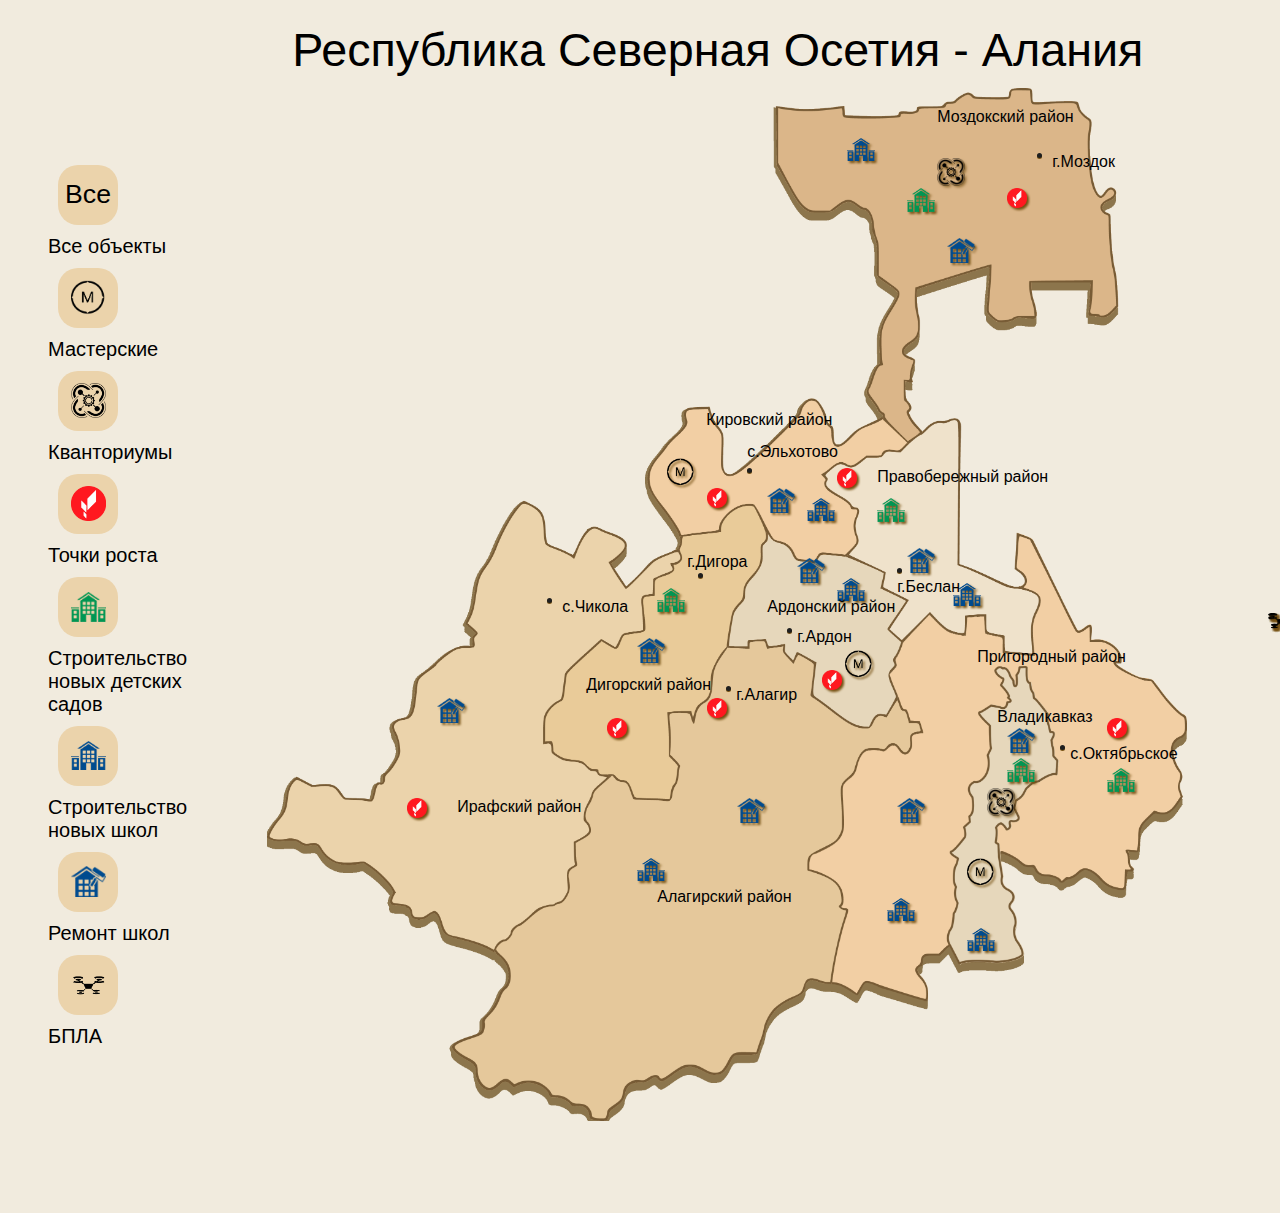
<file: index.html>
<!DOCTYPE html>
<html lang="en">
<head>
    <meta charset="UTF-8">
    <meta http-equiv="X-UA-Compatible" content="IE=edge">
    <meta name="viewport" content="width=device-width, initial-scale=1.0">
    <link rel="stylesheet" href="./css/style2.css">
    <title>Map</title>
    <link rel="stylesheet" type="text/css" href="pages/tooltipster-master/dist/css/tooltipster.bundle.min.css" />
    <script src="https://code.jquery.com/jquery-1.10.0.js" integrity="sha256-iqD4S1Mx78w8tyx9UEwrxuvYYdoAPXLDPfmc5lDUUx0=" crossorigin="anonymous"></script>
    <script type="text/javascript" src="pages/tooltipster-master/dist/js/tooltipster.bundle.min.js"></script>
</head>
<body>
        <div class="filters">
            <ul>
                <li><button class="filter-button _filter-button" data-filter="All" onclick="hideSubFilter()">Все</button>Все объекты</li>
                <li><button class="filter-button _filter-button" data-filter="W"><img src="./src/master1.png" alt=""></button>Мастерские</li>
                <li><button class="filter-button _filter-button" data-filter="Q"><img src="./src/Q0.png" alt=""></button>Кванториумы</li>
                <li><button class="filter-button _filter-button" data-filter="GS"><img src="./src/rost1.png" alt=""></button>Точки роста</li>
                <li><button class="filter-button _filter-button" data-filter="DS"><img src="./src/ds0.png" alt=""></button><span class="filter-button__title">Строительство новых детских садов</span></li>
                <li><button class="filter-button _filter-button" data-filter="S"><img src="./src/sch0.png" alt=""></button><span class="filter-button__title">Строительство новых школ</span></li>
                <li><button class="filter-button _filter-button" data-filter="SR"><img src="./src/schrem0.png" alt=""></button>Ремонт школ</li>
                <li><button class="filter-button _filter-button" data-filter="C"><img src="./src/copt.png" alt=""></button>БПЛА</li>
            </ul>
        </div>

        <div class="main-wrapper">

            <div class="allmark"><span>Республика Северная Осетия - Алания</span></div>

            <div class="main-map">
                <img src="./src/map0.png"></img>
            </div>

            <div class="markers">
                <div class="workshops">
                    <span class="W marker" title="Мастерские"><img src="./src/master1.png" alt=""></span>
                    <span class="W marker" title="Мастерские"><img src="./src/master1.png" alt=""></span>
                    <span class="W marker" title="Мастерские"><img src="./src/master1.png" alt=""></span>
                </div>

                <div class="quants">
                    <span class="Q marker" title="Кванториумы"><img src="./src/Q0.png" alt=""></span>
                    <span class="Q marker" title="Кванториумы"><img src="./src/Q0.png" alt=""></span>
                </div>

                <div class="schools">
                    <span class="S marker" title="Строительство новых школ"><img src="./src/sch0.png" alt=""></span>
                    <span class="S marker" title="Строительство новых школ"><img src="./src/sch0.png" alt=""></span>
                    <span class="S marker" title="Строительство новых школ"><img src="./src/sch0.png" alt=""></span>
                    <span class="S marker" title="Строительство новых школ"><img src="./src/sch0.png" alt=""></span>
                    <span class="S marker" title="Строительство новых школ"><img src="./src/sch0.png" alt=""></span>
                    <span class="S marker" title="Строительство новых школ"><img src="./src/sch0.png" alt=""></span>
                    <span class="S marker" title="Строительство новых школ"><img src="./src/sch0.png" alt=""></span>
                </div>

                <div class="growschool">
                    <span class="GS marker" title="Точки роста"><img src="./src/rost1.png" alt=""></span>
                    <span class="GS marker" title="Точки роста"><img src="./src/rost1.png" alt=""></span>
                    <span class="GS marker" title="Точки роста"><img src="./src/rost1.png" alt=""></span>
                    <span class="GS marker" title="Точки роста"><img src="./src/rost1.png" alt=""></span>
                    <span class="GS marker" title="Точки роста"><img src="./src/rost1.png" alt=""></span>
                    <span class="GS marker" title="Точки роста"><img src="./src/rost1.png" alt=""></span>
                    <span class="GS marker" title="Точки роста"><img src="./src/rost1.png" alt=""></span>
                    <span class="GS marker" title="Точки роста"><img src="./src/rost1.png" alt=""></span>
                </div>

                <div class="repair">
                    <span class="SR marker" title="Ремонт школ"><img src="./src/schrem0.png" alt=""></span>
                    <span class="SR marker" title="Ремонт школ"><img src="./src/schrem0.png" alt=""></span>
                    <span class="SR marker" title="Ремонт школ"><img src="./src/schrem0.png" alt=""></span>
                    <span class="SR marker" title="Ремонт школ"><img src="./src/schrem0.png" alt=""></span>
                    <span class="SR marker" title="Ремонт школ"><img src="./src/schrem0.png" alt=""></span>
                    <span class="SR marker" title="Ремонт школ"><img src="./src/schrem0.png" alt=""></span>
                    <span class="SR marker" title="Ремонт школ"><img src="./src/schrem0.png" alt=""></span>
                    <span class="SR marker" title="Ремонт школ"><img src="./src/schrem0.png" alt=""></span>
                    <span class="SR marker" title="Ремонт школ"><img src="./src/schrem0.png" alt=""></span>
                </div>
                

                <div class="detsads">
                    <span class="DS marker" title="Строительство детских садов"><img src="./src/ds0.png" alt=""></span>
                    <span class="DS marker" title="Строительство детских садов"><img src="./src/ds0.png" alt=""></span> 
                    <span class="DS marker" title="Строительство детских садов"><img src="./src/ds0.png" alt=""></span>
                    <span class="DS marker" title="Строительство детских садов"><img src="./src/ds0.png" alt=""></span>
                    <span class="DS marker" title="Строительство детских садов"><img src="./src/ds0.png" alt=""></span>
                </div>

                <div class="admin_center">
            
                    <span class="district"><a href="./pages/mozdokskiy.html"> Моздокский район</a></span>
                    <span class="district"><a href="./pages/kirovskiy.html"> Кировский район</a></span>
                    <span class="district"><a href="./pages/pravoberezhniy.html"> Правобережный район</a></span>
                    <span class="district"><a href="./pages/irafskiy.html"> Ирафский район</a></span>
                    <span class="district"><a href="./pages/digorskiy.html"> Дигорский район</a></span>
                    <span class="district"><a href="./pages/ardonskiy.html"> Ардонский район</a></span>
                    <span class="district"><a href="./pages/alagirskiy.html"> Алагирский район</a></span>
                    <span class="district"><a href="./pages/prigorodniy.html"> Пригородный район</a></span>
                    <span class="district"><a href="./pages/vladikavkaz.html"> Владикавказ</a></span>
                </div>

                <div>
                    <span class="circle" title="Административный центр - г.Моздок"></span>
                    <span class="circle" title="Административный центр - с.Эльхотово"></span>
                    <span class="circle" title="Административный центр - г.Беслан"></span>
                    <span class="circle" title="Административный центр - с.Чикола"></span>
                    <span class="circle" title="Административный центр - г.Дигора"></span>
                    <span class="circle" title="Административный центр - г.Ардон"></span>
                    <span class="circle" title="Административный центр - г.Алагир"></span>
                    <span class="circle" title="Административный центр - с.Октябрьское"></span>
                    <span class="circle" title="Административный центр - г.Владикавказ"></span>
                </div>


                <div class="copters">
                    <span class="C marker" title="Обучение разработке, производству и эксплуатации БПЛА"><img src="./src/copt.png" alt=""></span>
                    <span class="C marker" title="Обучение разработке, производству и эксплуатации БПЛА"><img src="./src/copt.png" alt=""></span>
                    <span class="C marker" title="Обучение разработке, производству и эксплуатации БПЛА"><img src="./src/copt.png" alt=""></span>
                    <span class="C marker" title="Обучение разработке, производству и эксплуатации БПЛА"><img src="./src/copt.png" alt=""></span>
                    <span class="C marker" title="Обучение разработке, производству и эксплуатации БПЛА"><img src="./src/copt.png" alt=""></span>
                    <span class="C marker" title="Обучение разработке, производству и эксплуатации БПЛА"><img src="./src/copt.png" alt=""></span>
                    <span class="C marker" title="Обучение разработке, производству и эксплуатации БПЛА"><img src="./src/copt.png" alt=""></span>
                    <span class="C marker" title="Обучение разработке, производству и эксплуатации БПЛА"><img src="./src/copt.png" alt=""></span>   
                    <span class="C marker" title="Обучение разработке, производству и эксплуатации БПЛА"><img src="./src/copt.png" alt=""> </span>
                </div>

                <div class="admin_center">
                    <span class="ACmark">г.Моздок</span>
                    <span class="ACmark">с.Эльхотово</span>
                    <span class="ACmark">г.Беслан</span>
                    <span class="ACmark">с.Чикола</span>
                    <span class="ACmark">г.Дигора</span>
                    <span class="ACmark">г.Ардон</span>
                    <span class="ACmark">г.Алагир</span>
                    <span class="ACmark">с.Октябрьское</span>
                    <span class="ACmark">г.Владикавказ</span>
                </div>
                
            </div>
        </div>
        <span class="theme"><a href="./pages/night.html" class="ntheme">Night</a></span>
    <script src="./js/main.js"></script>
</body>
</html>
</file>
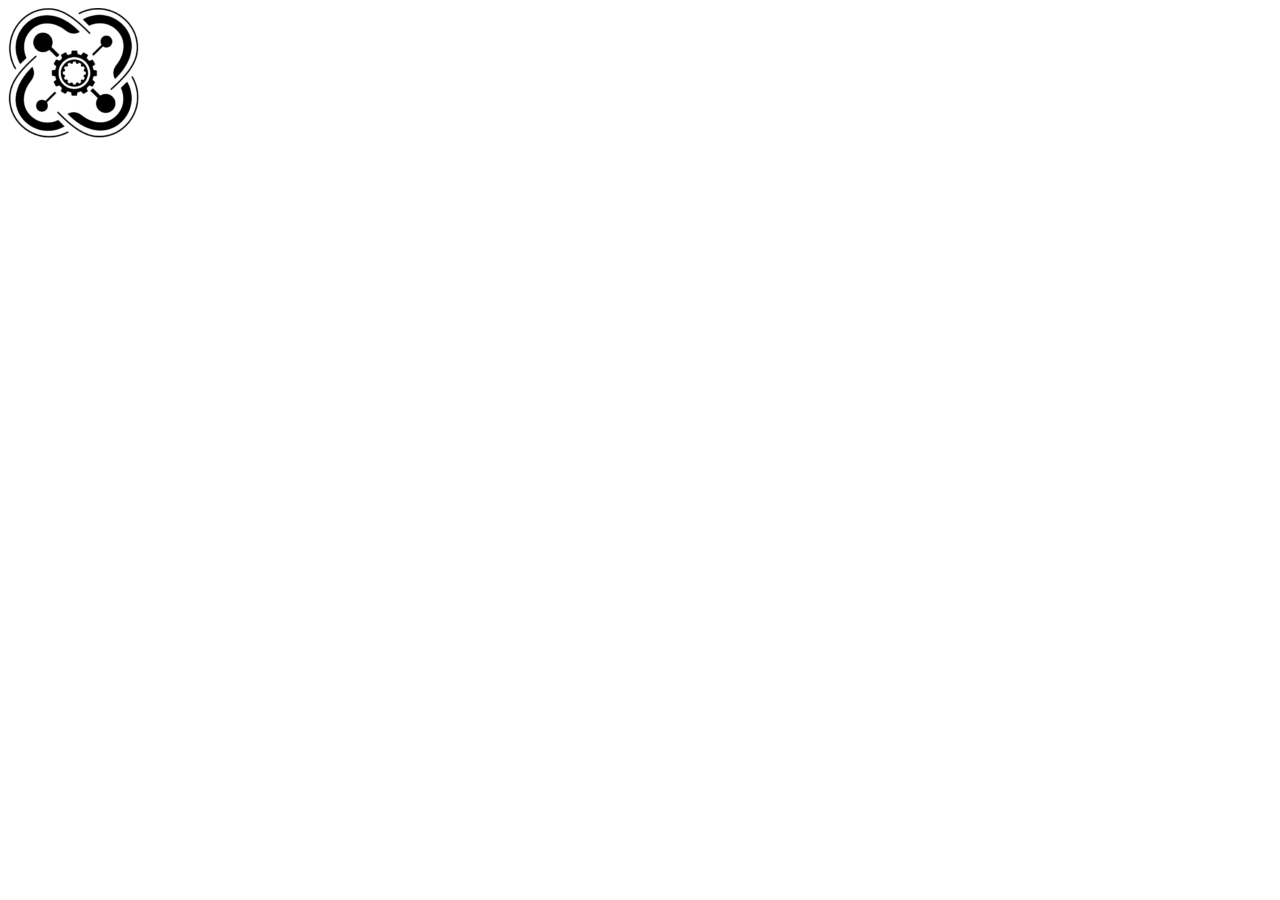
<file: index2.html>
<!DOCTYPE html>
<html>
  <head>
    <meta charset="utf-8">
    <title>Название документа</title>
    <style>
      #main {
        display: none;
        position: absolute;
        top:0;
        left: 0;
        width: 100%;
        height: 100%;
      }
      #okno {
        width: 300px;
        height: 50px;
        text-align: center;
        padding: 15px;
        border: 3px solid #0000cc;
        border-radius: 10px;
        color: #0000cc;
        position: absolute;
        top: 20px;
        right: 20px;
        margin: auto;
      }
      #main:target {display: block;}
    </style>
  </head>
 
  <body>
   
    <a href="#" id="main">
      <div id="okno">
        Кванториум 
      </div>
    </a>
     
    <a href="#main">
        <img src="src/Q0.png" alt=""></a>
 
  </body>
</html>
</file>
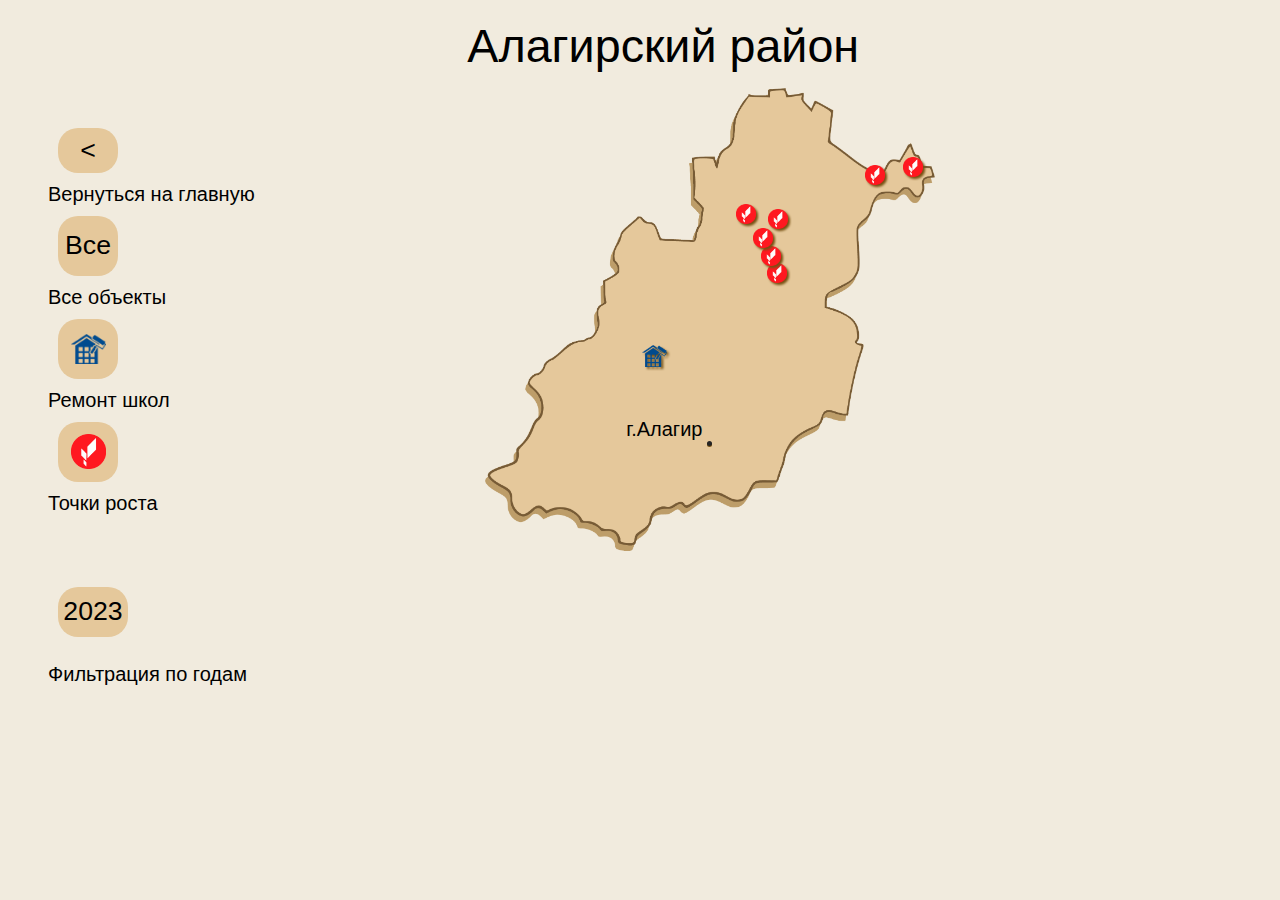
<file: pages/alagirskiy.html>
<!DOCTYPE html>
<html lang="en">
<head>
    <meta charset="UTF-8">
    <meta http-equiv="X-UA-Compatible" content="IE=edge">
    <meta name="viewport" content="width=device-width, initial-scale=1.0">
    <link rel="stylesheet" href="./css/alagirskiy.css">
    <title>Map</title>
</head>
<body>
        <div class="filters">
            <ul>
                
                <li>
                    <form>
                    <input type="button" value="<" onClick='location.href="../index.html"' class="back">
                    </form>
                    Вернуться на главную
                </li>


                <li><button class="filter-button _filter-button" data-filter="All" onclick="hideSubFilter()">Все</button>Все объекты</li>
                
        <li>
            <button
            class="filter-button _filter-button"
            data-filter="SR"
            onclick="showSubFilter(this)"
            >
            <img src="../src/schrem0.png" alt="">
        </button>
        <div class="filter-button__listik">
            <ul>
                <!-- <li><button class="_filter-button" data-filter="SR22">2022г.</button></li> -->
                <li><button class="_filter-button" data-filter="SR23">2023г.</button></li>
            </ul>
        </div>
        <span class="filter-button__title">Ремонт школ</span>
    </li>
                <li><button class="filter-button _filter-button" data-filter="GS"><img src="../src/rost1.png" alt=""></button>Точки роста</li>
            </ul>
            
            <div class="yt">
                <ul class="yf">
                    <!-- <li><button class="yearfilter _filter-button" data-filter="A22">2022</button></li> -->
                    <li><button class="yearfilter _filter-button" data-filter="A23">2023</button></li>
                </ul>
                <span>Фильтрация по годам</span>
            </div>
            
        </div>

        <div class="main-wrapper">
            
            
            <div class="main-map">
                <img src="./src/alagirskiy.png"></img>
            </div>

            <div class="markers">
                
                <div class="repair">
                   
                   <span class="SR marker SR23 A23" title="МБОУ СОШ пос.Мизур"><img src="../src/schrem0.png" alt=""></span> <!--1-->
                </div>

                <div class="growschool">
                    <span class="GS marker" title="МОУ СОШ с.Дзуарикау"><img src="../src/rost1.png" alt=""></span> <!--2-->
                    <span class="GS marker" title="МОУ СОШ с.Майрамадаг"><img src="../src/rost1.png" alt=""></span> <!--3-->
                    <span class="GS marker" title="Школа-интернат"><img src="../src/rost1.png" alt=""></span> <!--4-->
                    <span class="GS marker" title="МБОУ СОШ №5"><img src="../src/rost1.png" alt=""></span> <!--5-->
                    <span class="GS marker" title="МКОУ СОШ №3"><img src="../src/rost1.png" alt=""></span> <!--6-->
                    <span class="GS marker" title="МБОУ СОШ №2"><img src="../src/rost1.png" alt=""></span> <!--7-->
                    <span class="GS marker" title="МБОУ СОШ с.Црау"><img src="../src/rost1.png" alt=""></span> <!--8-->
                </div>
                
                <div><span class="ACmark">Алагирский район</span></div>

                <div><span class="circle"></span></div>
                <div class="acg"><span>г.Алагир</span></div>
                
            </div>
        </div>
        <span class="theme"><a href="./pages/night.html" class="ntheme">Night</a></span>
    <script src="../js/main.js"></script>
</body>
</html>
</file>
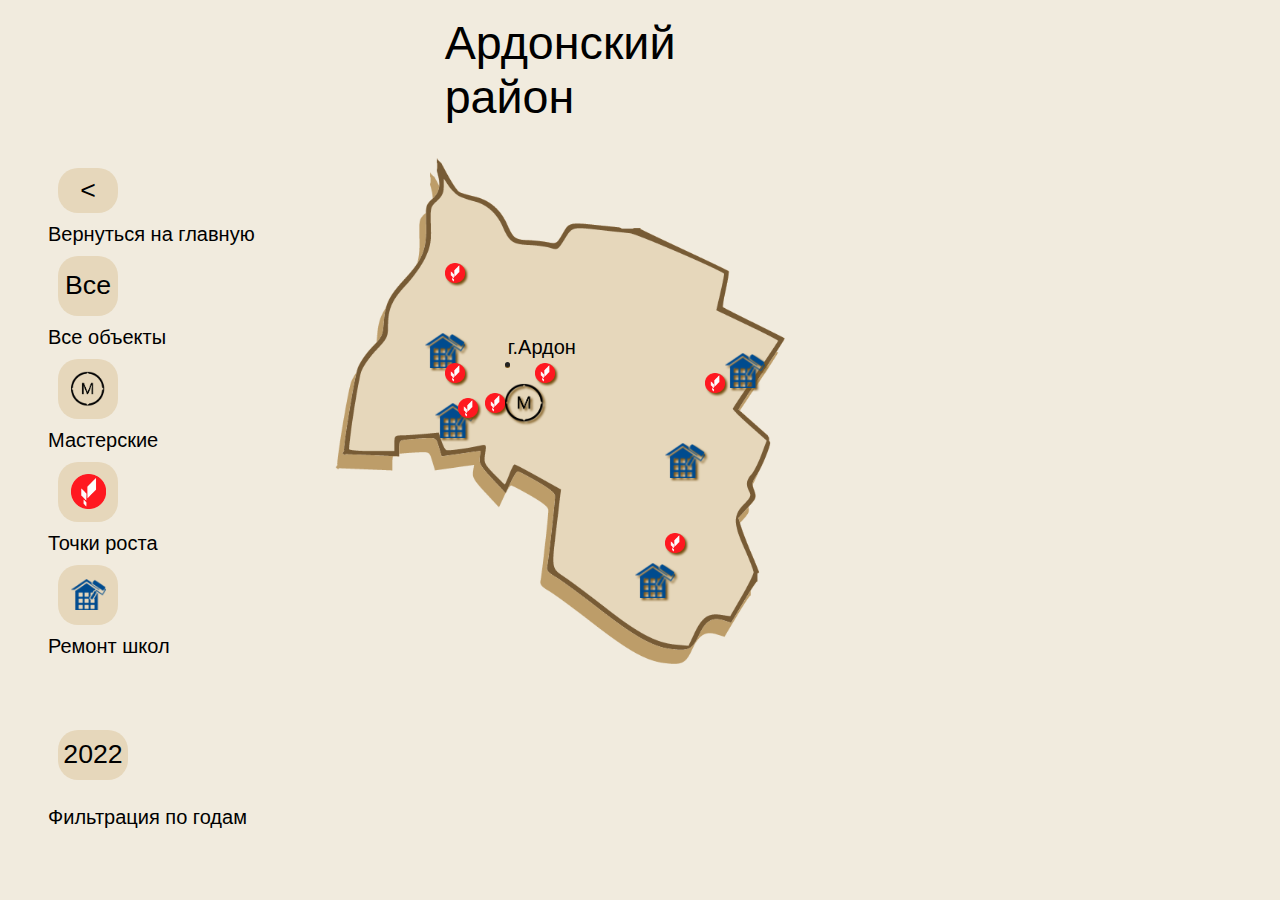
<file: pages/ardonskiy.html>
<!DOCTYPE html>
<html lang="en">
<head>
    <meta charset="UTF-8">
    <meta http-equiv="X-UA-Compatible" content="IE=edge">
    <meta name="viewport" content="width=device-width, initial-scale=1.0">
    <link rel="stylesheet" href="./css/ardonskiy.css">
    <title>Map</title>
</head>
<body>
        <div class="filters">
            <ul>

                
                <li>
                    <form>
                    <input type="button" value="<" onClick='location.href="../index.html"' class="back">
                    </form>
                    Вернуться на главную
                </li>


                <li><button class="filter-button _filter-button" data-filter="All" onclick="hideSubFilter()">Все</button>Все объекты</li>
                
                <li><button class="filter-button _filter-button" data-filter="W"><img src="../src/master1.png" alt=""></button>Мастерские</li>

                <li><button class="filter-button _filter-button" data-filter="GS"><img src="../src/rost1.png" alt=""></button>Точки роста</li>

                <li>
                    <button
                        class="filter-button _filter-button"
                        data-filter="SR"
                        onclick="showSubFilter(this)"
                    >
                        <img src="../src/schrem0.png" alt="">
                    </button>
                    <div class="filter-button__listik">
                        <ul>
                            <!-- <li><button class="_filter-button" data-filter="SR21">2021г.</button></li> -->
                            <li><button class="_filter-button" data-filter="SR22">2022г.</button></li>
                            <li><button class="_filter-button" data-filter="SR23">2023г.</button></li>
                        </ul>
                    </div>
                    <span class="filter-button__title">Ремонт школ</span>
                </li>

            </ul>

            
            <div class="yt">
                <ul class="yf">
                    <li><button class="yearfilter _filter-button" data-filter="A22">2022</button></li>
                    <!-- <li><button class="yearfilter _filter-button" data-filter="A23">2023</button></li> -->
                </ul>
                <span>Фильтрация по годам</span>
            </div>

        </div>

        <div class="main-wrapper">

           
            <div class="main-map">
                <img src="./src/ardonskiy.png"></img>
            </div>

            <div class="markers">
                
                <div class="schools">
                    <!-- <span class="S marker" title="МБОУ СОШ с.Ахсарисар"><img src="./../src/sch0.png" alt=""></span> -->
                </div>
                
                <div class="repair">
                    <span class="SR SR23 A23 marker" title="МБОУ СОШ с.Мичурино"><img src="../src/schrem0.png" alt=""></span>
                    <span class="SR SR22 A22 marker" title="МБОУ СОШ с.Кирово"><img src="../src/schrem0.png" alt=""></span>
                    <span class="SR SR23 A23 marker" title="МБОУ СОШ с.Коста"><img src="../src/schrem0.png" alt=""></span>
                    <span class="SR SR23 A23 marker" title="МБОУ СОШ №3 г.Ардон"><img src="../src/schrem0.png" alt=""></span>
                    <span class="SR SR23 A23 marker" title="МБОУ СОШ №2 г.Ардон"><img src="../src/schrem0.png" alt=""></span>
                </div>
                
                <div class="growschool">
                    <span class="GS marker" title="МБОУ СОШ с.Мичурино"><img src="../src/rost1.png" alt=""></span>
                    <span class="GS marker" title="МБОУ СОШ с.Коста"><img src="../src/rost1.png" alt=""></span>
                    <span class="GS marker" title="МБОУ СОШ №1 г.Ардон"><img src="../src/rost1.png" alt=""></span>
                    <span class="GS marker" title="МБОУ СОШ №4 г.Ардон"><img src="../src/rost1.png" alt=""></span>
                    <span class="GS marker" title="МБОУ СОШ №2 г.Ардон"><img src="../src/rost1.png" alt=""></span>
                    <span class="GS marker" title="МБОУ СОШ №3 г.Ардон"><img src="../src/rost1.png" alt=""></span>
                    <span class="GS marker" title="МБОУ СОШ с.Красногор"><img src="../src/rost1.png" alt=""></span>
                </div>
                
                <div class="workshops">
                    <span class="W marker" title="&#013 СКАТК&#013 •Поварское дело &#013 •Кондитерское дело &#013 •Графический дизайн &#013 •Технологии моды &#013 •Плотницкое дело &#013 •Кирпичная кладка &#013 •Электромонтаж &#013 •Ландшафтный дизайн"><img src="../src/master1.png" alt=""></span>
                </div>
                
                <div><span class="ACmark">Ардонский район</span></div>
            <div><span class="circle"></span></div>
            <div class="acg"><span>г.Ардон</span></div>
                </div>

                </div>
                
            </div>
        </div>
        <span class="theme"><a href="../pages/night.html" class="ntheme">Night</a></span>
    <script src="../js/main.js"></script>
</body>
</html>
</file>
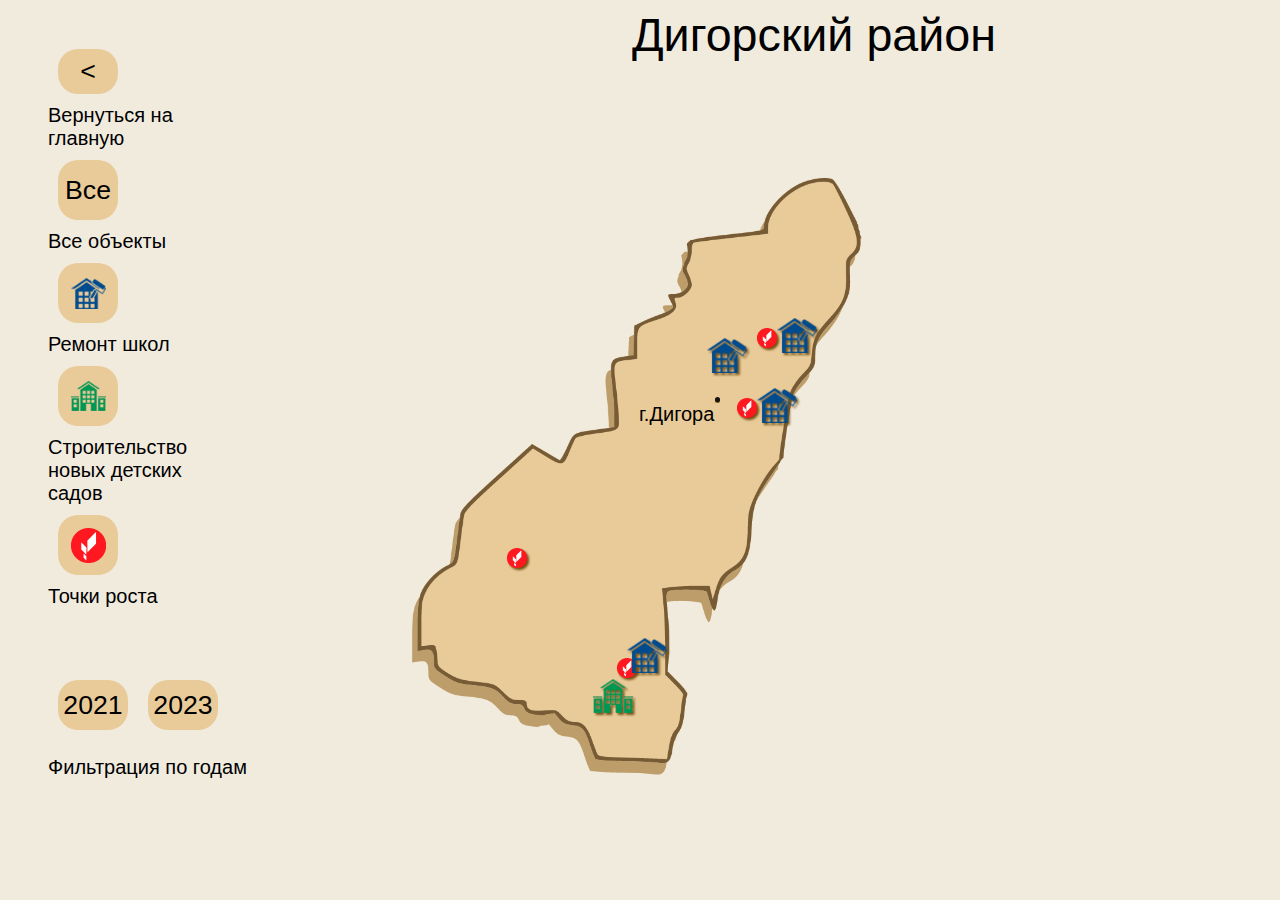
<file: pages/digorskiy.html>
<!DOCTYPE html>
<html lang="en">
<head>
    <meta charset="UTF-8">
    <meta http-equiv="X-UA-Compatible" content="IE=edge">
    <meta name="viewport" content="width=device-width, initial-scale=1.0">
    <link rel="stylesheet" href="./css/digorskiy.css">
    <title>Map</title>
</head>
<body>
        <div class="filters">
            <ul>
                <li>
                    <form>
                    <input type="button" value="<" onClick='location.href="../index.html"' class="back">
                    </form>
                    Вернуться на главную
                </li>

                <li><button class="filter-button _filter-button" data-filter="All" onclick="hideSubFilter()">Все</button>Все объекты</li>
                
                <li>
                    <button
                        class="filter-button _filter-button"
                        data-filter="SR"
                        onclick="showSubFilter(this)"
                    >
                        <img src="../src/schrem0.png" alt="">
                    </button>
                    <div class="filter-button__listik">
                        <ul>
                            <!-- <li><button class="_filter-button" data-filter="SR22">2022г.</button></li> -->
                            <li><button class="_filter-button" data-filter="SR23">2023г.</button></li>
                        </ul>
                    </div>
                    <span class="filter-button__title">Ремонт школ</span>
                </li>

                <li>
                    <button
                        class="filter-button _filter-button"
                        data-filter="DS"
                        onclick="showSubFilter(this)"
                    >
                        <img src="../src/ds0.png" alt="">
                    </button>
                    <div class="filter-button__listik">
                        <ul>
                            <li><button class="_filter-button" data-filter="DS21">2021г.</button></li>
                        </ul>
                    </div>
                    <span class="filter-button__title">Строительство новых детских садов</span>
                </li>

                <li><button class="filter-button _filter-button" data-filter="GS"><img src="../src/rost1.png" alt=""></button>Точки роста</li>
            </ul>

            
            <div class="yt">
                <ul class="yf">
                    <li><button class="yearfilter _filter-button" data-filter="A21">2021</button></li>
                    <!-- <li><button class="yearfilter _filter-button" data-filter="A22">2022</button></li> -->
                    <li><button class="yearfilter _filter-button" data-filter="A23">2023</button></li>
                </ul>
                <span>Фильтрация по годам</span>
            </div>


        </div>

        <div class="main-wrapper">

            
            <div class="main-map">
                <img src="./src/digorskiy.png"></img>
            </div>
            
            <div class="markers">
                <!--                 
                    <div class="workshops"></div>
                    <div class="quants"></div>
                    <div class="schools">
                        <span class="S marker" title="МБОУ СОШ с.Ахсарисар"><img src="./../src/sch0.png" alt=""></span> 
                    </div>
                -->
                <div class="detsads">
                    
                    <span class="DS marker DS21 A21" title="Строительство нового детского сада в на 120 мест в с.Карман-Синдзикау"><img src="../src/ds0.png" alt=""></span>
                </div> 
                
                <div class="growschool">
                    <span class="GS marker" title="МКОУ СОШ № 2 г.Дигора"><img src="../src/rost1.png" alt=""></span>
                    <span class="GS marker" title="МКОУ СОШ № 1 г.Дигора"><img src="../src/rost1.png" alt=""></span>
                    <span class="GS marker" title="МКОУ ООШ с.Карман-Синдзикау"><img src="../src/rost1.png" alt=""></span>
                    <span class="GS marker" title="МКОУ СОШ с.Дур-Дур"><img src="../src/rost1.png" alt=""></span>
                </div>
                
                <div class="repair">
                    <span class="SR marker SR23 A23" title="МКОУ ООШ №3 г.Дигора"><img src="../src/schrem0.png" alt=""></span> <!-- chiba  -->
                    <span class="SR marker SR23 A23" title="МКОУ ООШ с.Карман-Синдзикау"><img src="../src/schrem0.png" alt=""></span>
                    <span class="SR marker SR23 A23" title="МКОУ СОШ № 2 г.Дигора"><img src="../src/schrem0.png" alt=""></span>
                    <span class="SR marker SR23 A23" title="МКОУ СОШ № 1 г.Дигора"><img src="../src/schrem0.png" alt=""></span>
                </div>
                
                <div class="circle"></div>
                <div class="acg"><span>г.Дигора</span></div>
                
            </div>
            
            
            
        </div >
        <span class="ACmark">Дигорский район</span>


        <span class="theme"><a href="../pages/night.html" class="ntheme">Night</a></span>
    <script src="../js/main.js"></script>
</body>
</html>
</file>
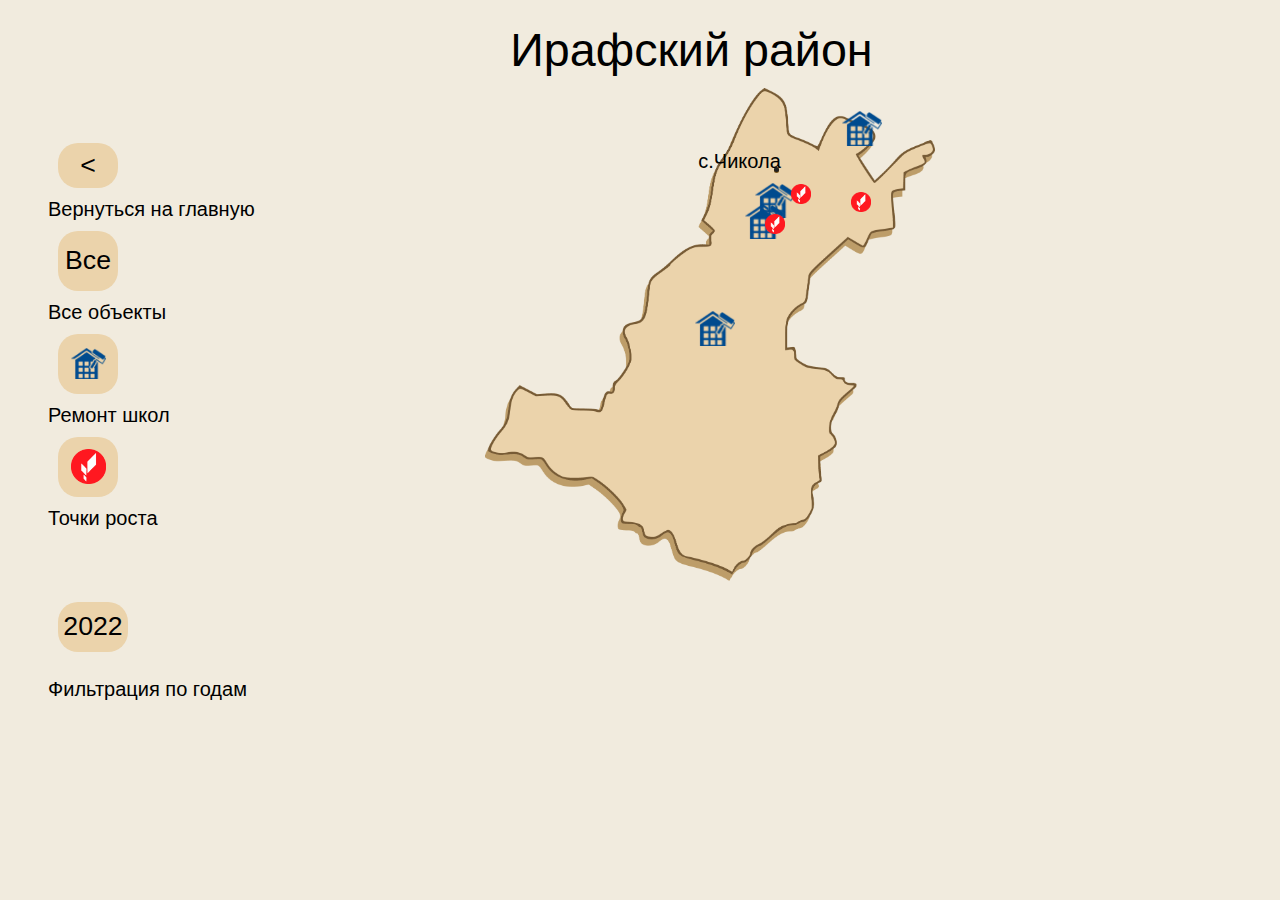
<file: pages/irafskiy.html>
<!DOCTYPE html>
<html lang="en">
<head>
    <meta charset="UTF-8">
    <meta http-equiv="X-UA-Compatible" content="IE=edge">
    <meta name="viewport" content="width=device-width, initial-scale=1.0">
    <link rel="stylesheet" href="./css/irafskiy.css">
    <title>Map</title>
</head>
<body>
        <div class="filters">
            <ul>
                    
                <li>
                    <form>
                    <input type="button" value="<" onClick='location.href="../index.html"' class="back">
                    </form>
                    Вернуться на главную
                </li>


                <li><button class="filter-button _filter-button" data-filter="All" onclick="hideSubFilter()">Все</button>Все объекты</li>

                <li>
                    <button
                        class="filter-button _filter-button"
                        data-filter="SR"
                        onclick="showSubFilter(this)"
                    >
                        <img src="../src/schrem0.png" alt="">
                    </button>
                    <div class="filter-button__listik">
                        <ul>
                            <!-- <li><button class="_filter-button" data-filter="SR21">2021г.</button></li> -->
                            <li><button class="_filter-button" data-filter="SR22">2022г.</button></li>
                            <!-- <li><button class="_filter-button" data-filter="SR23">2023г.</button></li> -->
                        </ul>
                    </div>
                    <span class="filter-button__title">Ремонт школ</span>
                </li>

                <li><button class="filter-button _filter-button" data-filter="GS"><img src="../src/rost1.png" alt=""></button>Точки роста</li>
            </ul>

            <div class="yt">
                <ul class="yf">
                    <li><button class="yearfilter _filter-button" data-filter="A22">2022</button></li>
                    <!-- <li><button class="yearfilter _filter-button" data-filter="A23">2023</button></li> -->
                </ul>
                <span>Фильтрация по годам</span>
            </div>

        </div>

        <div class="main-wrapper">

           
            <div class="main-map">
                <img src="./src/irafskiy.png"></img>
            </div>

            <div class="markers">
                
                <!--                 
                    <div class="workshops"> </div>
                    <div class="quants"> </div>
                    <div class="detsads"></div>
                    <div class="schools">
                        <span class="S marker" title="МБОУ СОШ с.Ахсарисар"><img src="./../src/sch0.png" alt=""></span>
                    </div>
                -->

                <div class="repair">
                    <span class="SR marker SR22 A22" title="МБОУ СОШ с.Ахсарисар"><img src="../src/schrem0.png" alt=""></span> <!-- chiba  -->
                    <span class="SR marker SR22 A22" title="МКОУ СОШ с.Средний Урух"><img src="../src/schrem0.png" alt=""></span> <!-- chiba  -->
                    <span class="SR marker SR22 A22" title="МКОУ СОШ с.Советское"><img src="../src/schrem0.png" alt=""></span> <!-- chiba  -->
                    <span class="SR marker SR22 A22" title="МКОУ СОШ №3 с.Чикола"><img src="../src/schrem0.png" alt=""></span>
                </div>

                <div class="growschool">
                    <span class="GS marker" title="МКОУ СОШ №2 с.Чикола"><img src="../src/rost1.png" alt=""></span>
                    <span class="GS marker" title="МКОУ СОШ №3 с.Чикола"><img src="../src/rost1.png" alt=""></span>
                    <span class="GS marker" title="МКОУ СОШ с.Сурх-Дигора"><img src="../src/rost1.png" alt=""></span>
                </div>

                <div><span class="ACmark">Ирафский район</span></div>
            
            </div>
            
            <div><span class="circle"></span></div>
            <div class="acg"><span>с.Чикола</span></div>
            
            </div>
        </div>
    </div>
        <!-- </div> -->
        <span class="theme"><a href="../pages/night.html" class="ntheme">Night</a></span>
    <script src="../js/main.js"></script>
</body>
</html>
</file>
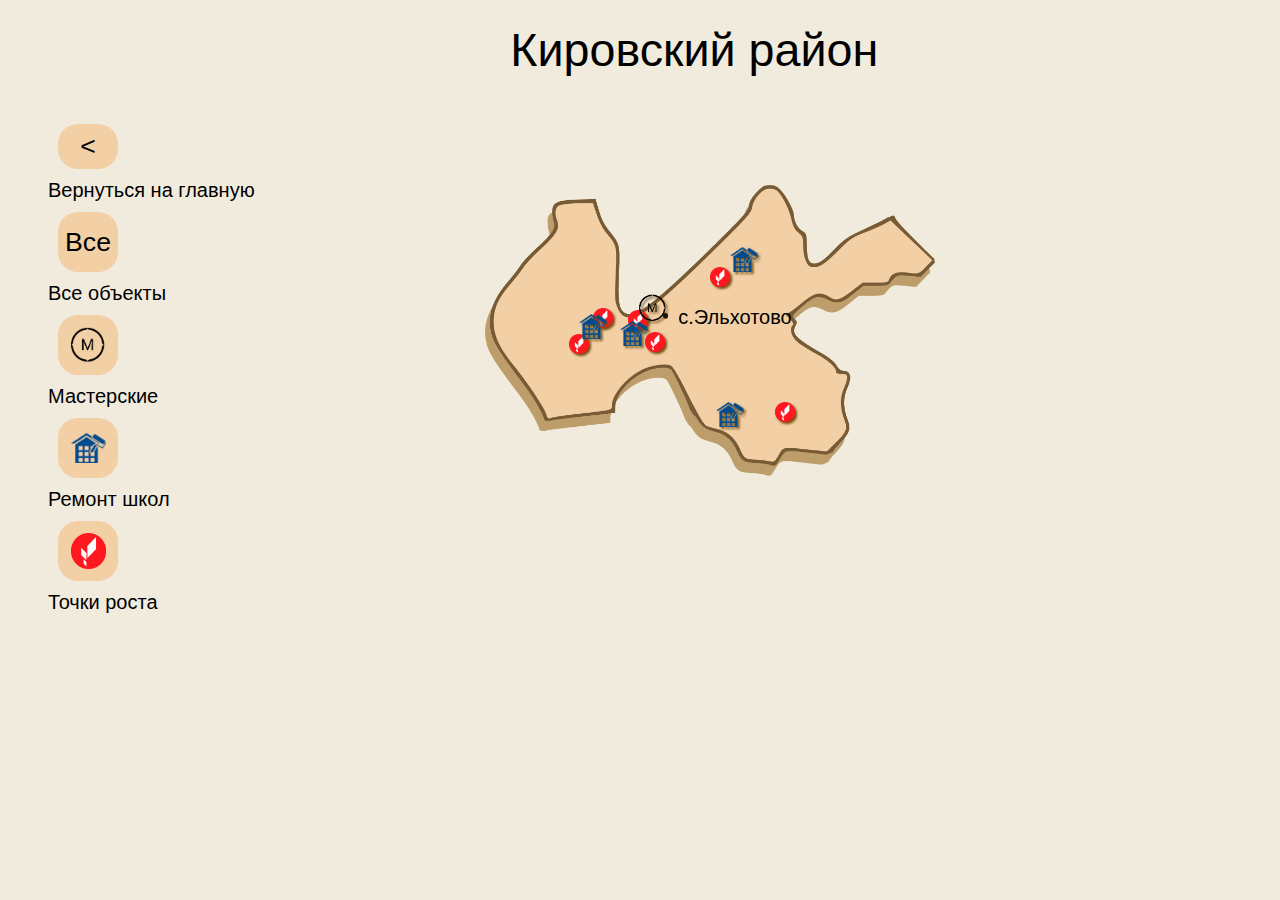
<file: pages/kirovskiy.html>
<!DOCTYPE html>
<html lang="en">
<head>
    <meta charset="UTF-8">
    <meta http-equiv="X-UA-Compatible" content="IE=edge">
    <meta name="viewport" content="width=device-width, initial-scale=1.0">
    <link rel="stylesheet" href="./css/kirovskiy.css">
    <title>Map</title>
</head>
<body>
        <div class="filters">
            <ul>

                
                <li>
                    <form>
                    <input type="button" value="<" onClick='location.href="../index.html"' class="back">
                    </form>
                    Вернуться на главную
                </li>


                <li><button class="filter-button _filter-button" data-filter="All" onclick="hideSubFilter()">Все</button>Все объекты</li>

                <li><button class="filter-button _filter-button" data-filter="W"><img src="../src/master1.png" alt=""></button>Мастерские</li>

                <li>
                    <button
                        class="filter-button _filter-button"
                        data-filter="SR"
                        onclick="showSubFilter(this)"
                    >
                        <img src="../src/schrem0.png" alt="">
                    </button>
                    <div class="filter-button__listik">
                        <ul>
                            <li><button class="_filter-button" data-filter="SR22">2022г.</button></li>
                            <li><button class="_filter-button" data-filter="SR23">2023г.</button></li>
                        </ul>
                    </div>
                    <span class="filter-button__title">Ремонт школ</span>
                </li>
                <li>
                    <button
                        class="filter-button _filter-button"
                        data-filter="GS"
                        onclick="showSubFilter(this)"
                    >
                        <img src="../src/rost1.png" alt="">
                    </button>
                    <div class="filter-button__listik">
                        <ul>
                            <!-- <li><button class="_filter-button" data-filter="GS23">2023г.</button></li> -->
                        </ul>
                    </div>
                    <span class="filter-button__title">Точки роста</span>
                </li>
            </ul>
        </div>

        <div class="main-wrapper">
            <div class="main-map">
                <img src="./src/kirovskiy.png"></img>
            </div>

            <div class="markers">
                <div class="growschool">
                    <span class="GS marker" title="МКОУ СОШ с.Дарг-Кох"><img src="./../src/rost1.png" alt=""></span>
                    <span class="GS marker" title="МКОУ СОШ №2 ст.Змейская"><img src="./../src/rost1.png" alt=""></span>
                    <span class="GS marker" title="МКОУ СОШ с.Комсомольское"><img src="./../src/rost1.png" alt=""></span>
                    <span class="GS marker" title="МКОУ СОШ №3 с.Эльхотово"><img src="./../src/rost1.png" alt=""></span>
                    <span class="GS marker" title="МКОУ СОШ №2 с.Эльхотово"><img src="./../src/rost1.png" alt=""></span>
                    <span class="GS marker" title="МКОУ СОШ №1 ст.Змейская "><img src="./../src/rost1.png" alt=""></span>
                </div>
                <div class="repair">
                    <span class="SR SR22 marker A22" title="МКОУ СОШ №2 с.Карджин"><img src="../src/schrem0.png" alt=""></span>
                    <span class="SR SR23 marker A23" title="МКОУ СОШ №3 ст.Змейская"><img src="./../src/schrem0.png" alt=""></span>
                    <span class="SR SR23 marker A23" title="МКОУ СОШ с.Комсомольское"><img src="./../src/schrem0.png" alt=""></span>
                    <span class="SR SR23 marker A23" title="МКОУ СОШ №2 с.Эльхотово"><img src="./../src/schrem0.png" alt=""></span>
                    
                </div>
                <div class="workshops">
                    <span class="W marker" title="ЭМК&#013 &#013 •Кондитерское дело &#013 •Поварское дело &#013 •Хлебопечение &#013 •Спасательные работы &#013 •Кузовной ремонт &#013 •Обслуживание грузовой техники &#013 •Окраска автомобиля &#013 •Ремонт и обслуживание легковых автомобилей">
                        <img src="../src/master1.png" alt=""></span>
               
                        <div><span class="ACmark">Кировский район</span></div>
            
                    </div>
                    
                    <div><span class="circle" title="с.Эльхотово"></span></div>
                    <div class="acg"><span>с.Эльхотово</span></div>
                    
                    </div>
                </div>
            </div>
        <span class="theme"><a href="./pages/night.html" class="ntheme">Night</a></span>
    <script src="../js/main.js"></script>
</body>
</html>
</file>
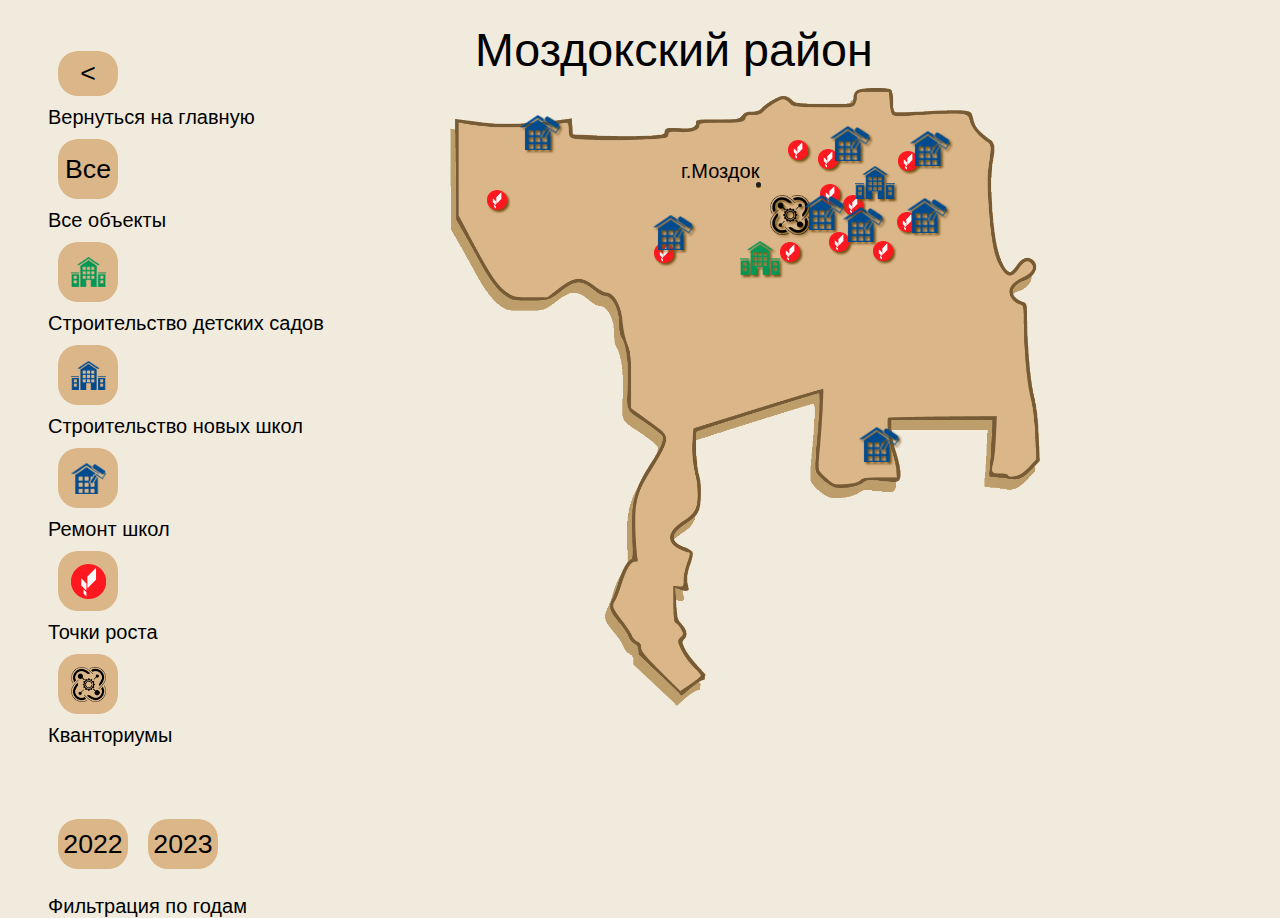
<file: pages/mozdokskiy.html>
<!DOCTYPE html>
<html lang="en">
<head>
    <meta charset="UTF-8">
    <meta http-equiv="X-UA-Compatible" content="IE=edge">
    <meta name="viewport" content="width=device-width, initial-scale=1.0">
    <link rel="stylesheet" href="./css/mozdokskiy.css">
    <title>Map</title>
</head>
<body>
    <div class="filters">
        <ul>

            <li>
                <form>
                <input type="button" value="<" onClick='location.href="../index.html"' class="back">
                </form>
               <span class="bck">Вернуться на главную</span>
            </li>


            <li><button class="filter-button _filter-button" data-filter="All" onclick="hideSubFilter()">Все</button>Все объекты</li>
                                
                    <li>
                        <button
                            class="filter-button _filter-button"
                            data-filter="DS"
                            onclick="showSubFilter(this)"
                        >
                            <img src="../src/ds0.png" alt="">
                        </button>
                        <div class="filter-button__listik">
                            <ul>
                                <li><button class="_filter-button" data-filter="DS21">2021г.</button></li>
                                <!-- <li><button class="_filter-button" data-filter="DS22">2022г.</button></li> -->
                                <!-- <li><button class="_filter-button" data-filter="DS23">2023г.</button></li> -->
                            </ul>
                        </div>
                        <span class="filter-button__title">Строительство детских садов</span>
                    </li>


            <li>
                <button
                    class="filter-button _filter-button"
                    data-filter="S"
                    onclick="showSubFilter(this)"
                >
                    <img src="../src/sch0.png" alt="">
                </button>
                <div class="filter-button__listik">
                    <ul>
                        <!-- <li><button class="_filter-button" data-filter="S21">2021г.</button></li> -->
                        <li><button class="_filter-button" data-filter="S22">2022г.</button></li>
                        <!-- <li><button class="_filter-button" data-filter="S23">2023г.</button></li> -->
                    </ul>
                </div>
                <span class="filter-button__title">Строительство новых школ</span>
            </li>

            <li>
                <button
                    class="filter-button _filter-button"
                    data-filter="SR"
                    onclick="showSubFilter(this)"
                >
                    <img src="../src/schrem0.png" alt="">
                </button>
                <div class="filter-button__listik">
                    <ul>
                        <!-- <li><button class="_filter-button" data-filter="SR21">2021г.</button></li> -->
                        <li><button class="_filter-button" data-filter="SR22">2022г.</button></li>
                        <li><button class="_filter-button" data-filter="SR23">2023г.</button></li>
                    </ul>
                </div>
                <span class="filter-button__title">Ремонт школ</span>
            </li>

            <li>
                <button
                    class="filter-button _filter-button"
                    data-filter="GS"
                    onclick="showSubFilter(this)"
                >
                    <img src="./../src/rost1.png" alt="">
                </button>
                <div class="filter-button__listik">
                </div>
                <span class="filter-button__title">Точки роста</span>
            </li>

            <li>
                <button class="filter-button _filter-button" data-filter="Q"><img src="./../src/Q0.png" alt="">
                </button><span class="filter-button__title">Кванториумы</span>
            </li>

        </ul>


        <div class="yt">
            <ul class="yf">
                <li><button class="yearfilter _filter-button" data-filter="A22">2022</button></li>
                <li><button class="yearfilter _filter-button" data-filter="A23">2023</button></li>
            </ul>
            <span>Фильтрация по годам</span>
        </div>

    </div>


    <div class="main-wrapper">

        <div class="main-map"><img src="./src/mozdokskiy.png"></img></div>
   
        <div class="markers">

        <div class="quants">
            <span class="Q marker" title="Кванториум"><img src="./../src/Q0.png" alt=""></span>
        </div>

            <div class="growschool">
                <span class="GS marker" title="МБОУ СОШ с.Виноградное"><img src="./../src/rost1.png" alt=""></span>
                <span class="GS marker" title="МБОУ СОШ пос.Притеречный"><img src="./../src/rost1.png" alt=""></span>
                <span class="GS marker" title="МБОУ СОШ №2 с.Кизляр"><img src="./../src/rost1.png" alt=""></span>
                <span class="GS marker" title="МБОУ СОШ ст.Терской"><img src="./../src/rost1.png" alt=""></span>
                <span class="GS marker" title="МБОУ ООШ пос.Калининский"><img src="./../src/rost1.png" alt=""></span>
                <span class="GS marker" title="МБОУ СОШ с.Веселое"><img src="./../src/rost1.png" alt=""></span>
                <span class="GS marker" title="МБОУ СОШ №5 г.Моздок"><img src="./../src/rost1.png" alt=""></span>
                <span class="GS marker" title="МБОУ СОШ №8 г.Моздок"><img src="./../src/rost1.png" alt=""></span>
                <span class="GS marker" title="МБОУ СОШ №108 г.Моздок"><img src="./../src/rost1.png" alt=""></span>
                <span class="GS marker" title="МБОУ СОШ №2 г.Моздок"><img src="./../src/rost1.png" alt=""></span>
                <span class="GS marker" title="МБОУ СОШ пос.Притеречный"><img src="./../src/rost1.png" alt=""></span>
            </div>

            <div class="schools">
                <!-- <span class="S marker" title="Строительство школы на 500 мест с.Кизляр"><img src="./../src/sch0.png" alt=""></span> -->
                <!-- <span class="S marker" title="Строительство школы-интерната на 500 мест г.Моздок"><img src="./../src/sch0.png" alt=""></span> -->
                <span class="S S22 marker A22" title="Строительство школы на 200 мест ст.Черноярская"><img src="./../src/sch0.png" alt=""></span>
            </div>


            <div class="detsads">
                <span class="DS DS21 marker" title="Строительство детского сада на 120 мест с.Кизляр"><img src="../src/ds0.png" alt=""></span>
            </div>


            <div class="repair">
                <span class="SR SR22 marker A22" title="МБОУ ООШ п.Тельмана"><img src="./../src/schrem0.png" alt=""></span>
                <span class="SR SR23 marker A23" title="МБОУ СОШ №7 г.Моздок"><img src="./../src/schrem0.png" alt=""></span>
                <span class="SR SR23 marker A23" title="МБОУ СОШ с.Предгорное"><img src="../src/schrem0.png" alt=""></span>
                <span class="SR SR22 SR23 marker A23 A22" title="МБОУ СОШ ст.Павлодольской"><img src="../src/schrem0.png" alt=""></span>
                <span class="SR SR23 marker A23" title="МБОУ СОШ №108 г.Моздок"><img src="./../src/schrem0.png" alt=""></span>
                <span class="SR SR23 marker A23" title="МБОУ СОШ №8 г.Моздок"><img src="./../src/schrem0.png" alt=""></span>
                <span class="SR SR23 marker A23" title="МБОУ СОШ с.Веселое"><img src="./../src/schrem0.png" alt=""></span>
                <span class="SR SR23 marker A23" title="МБОУ СОШ ст.Терской"><img src="./../src/schrem0.png" alt=""></span>
                
            </div>
            <div><span class="ACmark">Моздокский район</span></div>
            
            <div><span class="circle"></span></div>
            <div class="acg"><span>г.Моздок</span></div>
            
            
            </div>
        </div>
    </div>

        

    <span class="theme"><a href="./pages/night.html" class="ntheme">Night</a></span>
    <script src="../js/main.js"></script>
</body>
</html>
</file>
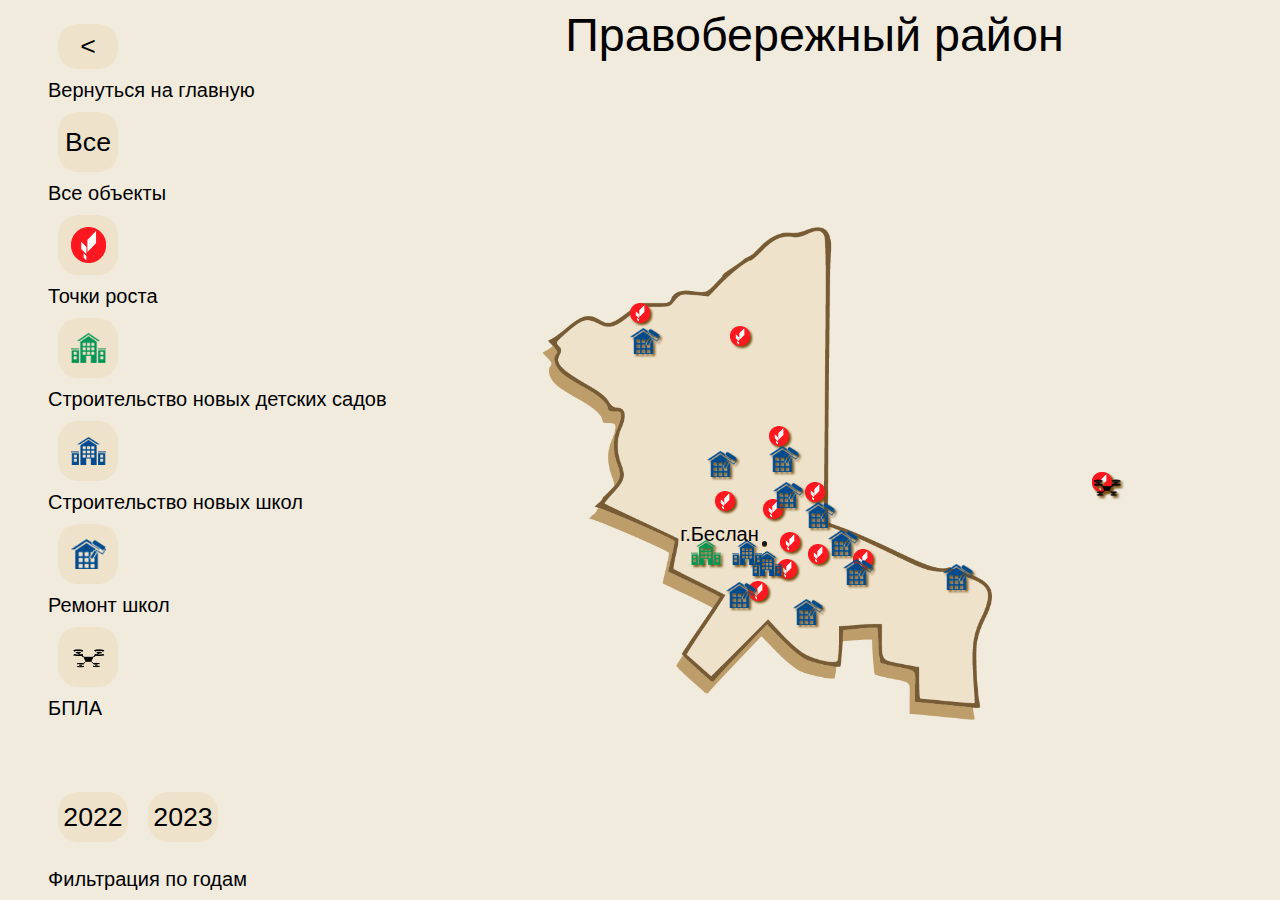
<file: pages/pravoberezhniy.html>
<!DOCTYPE html>
<html lang="en">

<head>
    <meta charset="UTF-8">
    <meta http-equiv="X-UA-Compatible" content="IE=edge">
    <meta name="viewport" content="width=device-width, initial-scale=1.0">
    <link rel="stylesheet" href="./css/pravoberezhniy.css">
    <title>Map</title>
    <link rel="stylesheet" type="text/css" href="./tooltipster-master/dist/css/tooltipster.bundle.min.css" />
    <script src="https://code.jquery.com/jquery-1.10.0.js"
        integrity="sha256-iqD4S1Mx78w8tyx9UEwrxuvYYdoAPXLDPfmc5lDUUx0=" crossorigin="anonymous"></script>
    <script type="text/javascript" src="./tooltipster-master/dist/js/tooltipster.bundle.min.js"></script>
</head>

<body>
    <div class="filters">
        <ul>


            <li>
                <form>
                    <input type="button" value="<" onClick='location.href="../index.html"' class="back">
                </form>
                Вернуться на главную
            </li>


            <li><button class="filter-button _filter-button" data-filter="All" onclick="hideSubFilter()">Все</button>Все
                объекты</li>

            <!-- <li>
                    <button
                        class="filter-button _filter-button"
                        data-filter="DS"
                        onclick="showSubFilter(this)"
                    >
                        <img src="../src/ds0.png" alt="">
                    </button>
                    <div class="filter-button__listik">
                        <ul>
                            <li><button class="_filter-button" data-filter="DS20">2020г.</button></li>
                            <li><button class="_filter-button" data-filter="DS21">2021г.</button></li>
                            <li><button class="_filter-button" data-filter="DS22">2022г.</button></li>
                            <li><button class="_filter-button" data-filter="DS23">2023г.</button></li>
                        </ul>
                    </div>
                    <span class="filter-button__title">Строительство новых детских садов</span>
                </li> -->

            <li><button class="filter-button _filter-button" data-filter="GS"><img src="../src/rost1.png"
                        alt=""></button>Точки роста</li>
            <li><button class="filter-button _filter-button" data-filter="DS"><img src="../src/ds0.png"
                        alt=""></button>Строительство новых детских садов</li>
            <li>
                <button class="filter-button _filter-button" data-filter="S" onclick="showSubFilter(this)">
                    <img src="../src/sch0.png" alt="">
                </button>
                <div class="filter-button__listik">
                    <ul>
                        <!-- <li><button class="_filter-button" data-filter="S21">2021г.</button></li> -->
                        <!--                             <li><button class="_filter-button" data-filter="S22">2022г.</button></li> -->
                        <li><button class="_filter-button" data-filter="S23">2023г.</button></li>
                    </ul>
                </div>
                <span class="filter-button__title">Строительство новых школ</span>
            </li>

            <li>
                <button class="filter-button _filter-button" data-filter="SR" onclick="showSubFilter(this)">
                    <img src="../src/schrem0.png" alt="">
                </button>
                <div class="filter-button__listik">
                    <ul>
                        <li><button class="_filter-button" data-filter="SR22">2022г.</button></li>
                        <li><button class="_filter-button" data-filter="SR23">2023г.</button></li>
                    </ul>
                </div>
                <span class="filter-button__title">Ремонт школ</span>
            </li>
            <li><button class="filter-button _filter-button" data-filter="C"><img src="../src/copt.png"
                        alt=""></button>БПЛА</li>
        </ul>

        <div class="yt">
            <ul class="yf">
                <li><button class="yearfilter _filter-button" data-filter="A22">2022</button></li>
                <li><button class="yearfilter _filter-button" data-filter="A23">2023</button></li>
            </ul>
            <span>Фильтрация по годам</span>
        </div>

    </div>

    <div class="main-wrapper">


        <div class="main-map">
            <img src="./src/pravoberezhniy.png"></img>
        </div>

        <div class="markers">



            <div class="growschool">
                <span class="GS marker" title="МБОУ СОШ с.Заманкул"><img src="../src/rost1.png" alt=""></span>
                <!-- Zamankul -->
                <span class="GS marker" title="МБОУ СОШ с.Цалык"><img src="../src/rost1.png" alt=""></span>
                <!-- Tsalыk -->
                <span class="GS marker" title="МБОУ СОШ с.Зильги"><img src="../src/rost1.png" alt=""></span>
                <!-- Zilgi-->
                <span class="GS marker" title="МБОУ СОШ №7"><img src="../src/rost1.png" alt=""></span> <!-- Hero -->
                <span class="GS marker" title="МБОУ СОШ №4 г.Беслан •Успех каждого ребенка"><img src="../src/rost1.png"
                        alt=""></span> <!-- Beslan 4-->
                <span class="GS marker" title="МБОУ СОШ №2 г.Беслан •Цифровая образовательная среда"><img
                        src="../src/rost1.png" alt=""></span> <!-- Beslan 2-->
                <span class="GS marker" title="МБОУ СОШ с.Фарн"><img src="../src/rost1.png" alt=""></span> <!-- Pharn-->
                <span class="GS marker" title="МКОУ СОШ №6 г.Беслан"><img src="../src/rost1.png" alt=""></span>
                <!-- Beslan 6-->
                <span class="GS marker" title="ГБОУ СОШ №8 г.Беслан •Успех каждого ребенка"><img src="../src/rost1.png"
                        alt=""></span> <!-- Beslan 8-->
                <span class="GS marker" title="МБОУ СОШ №1 г.Беслан"><img src="../src/rost1.png" alt=""></span>
                <!-- Beslan 1 -->
                <span class="GS marker" title="МБОУ СОШ №5 г.Беслан"><img src="../src/rost1.png" alt=""></span>
                <!-- Beslan 5 -->
                <span class="GS marker"
                    title="МБОУ СОШ С.Раздзог •Современная школа •Цифровая образовательная среда "><img
                        src="../src/rost1.png" alt=""></span> <!-- Razdzog -->
                <span class="GS marker" title="МБОУ СОШ №3 г.Беслан •Современная школа"><img src="../src/rost1.png"
                        alt=""></span> <!-- Beslan 3 -->

            </div>

            <div class="schools">
                <span class="S marker S23 A23" title="Строительство школы на 550 мест г.Беслан"><img
                        src="../src/sch0.png" alt=""></span> <!-- Beslan S -->
                <span class="S marker S23 A23" title="Реконструкция дома детского творчества в г.Беслан"><img
                        src="../src/sch0.png" alt=""></span> <!-- Beslan DT -->
            </div>

            <div class="repair">
                <span class="SR marker SR23 A23" title="МБОУ СОШ с.Заманкул"><img src="../src/schrem0.png"
                        alt=""></span> <!-- Zamankul -->
                <span class="SR marker SR22 A22" title="МБОУ СОШ с.Зильги"><img src="../src/schrem0.png" alt=""></span>
                <!-- Zilgi -->
                <span class="SR marker SR23 A23" title="МБОУ СОШ с.Новый Батако"><img src="../src/schrem0.png"
                        alt=""></span> <!-- Batako -->
                <span class="SR marker SR23 A23" title="МБОУ СОШ №7"><img src="../src/schrem0.png" alt=""></span>
                <!-- Hero-->
                <span class="SR marker SR23 A23" title="МБОУ СОШ №4 г.Беслан"><img src="../src/schrem0.png"
                        alt=""></span> <!-- beslan 4 -->
                <span class="SR marker SR23 A23" title="МБОУ СОШ с.Фарн"><img src="../src/schrem0.png" alt=""></span>
                <!-- Pharn-->
                <span class="SR marker SR23 A23" title="ГБОУ СОШ № 8 г.Беслан"><img src="../src/schrem0.png"
                        alt=""></span> <!-- Beslan 8-->
                <span class="SR marker SR23 A23" title="МБОУ Школа-интернат г.Беслан •Успех каждого ребенка"><img
                        src="../src/schrem0.png" alt=""></span> <!-- Beslan Internat -->
                <span class="SR marker SR23 A23" title="МБОУ СОШ № 5 г.Беслан"><img src="../src/schrem0.png"
                        alt=""></span> <!-- Beslan 5 -->
                <span class="SR marker SR22 A22" title="МБОУ СОШ с.Ольгинское"><img src="../src/schrem0.png"
                        alt=""></span> <!-- Olginskoye -->

                <div class="detsads">
                    <span class="DS marker DS20" title="Строительство детского сада на 230 мест в г.Беслан 2020г"><img
                            src="../src/ds0.png" alt=""></span>

                </div>

                <div><span class="ACmark">Правобережный район</span></div>

            </div>
            <div class="copters"><span class="C marker" title="Обучение разработке, производству и эксплуатации БПЛА в МБОУ СОШ №8 г.Беслан"><img src="./src/copt.png"
                        alt=""></span>
                <span class="C marker" title="Обучение разработке, производству и эксплуатации БПЛА в МБОУ СОШ №6 г.Беслан"><img src="./src/copt.png" alt=""></span>
            </div>
            <div><span class="circle"></span></div>
            <div class="acg"><span>г.Беслан</span></div>

        </div>
    </div>
    </div>
    <span class="theme"><a href="./pages/night.html" class="ntheme">Night</a></span>
    <script src="../js/main.js"></script>
</body>

</html>
</file>
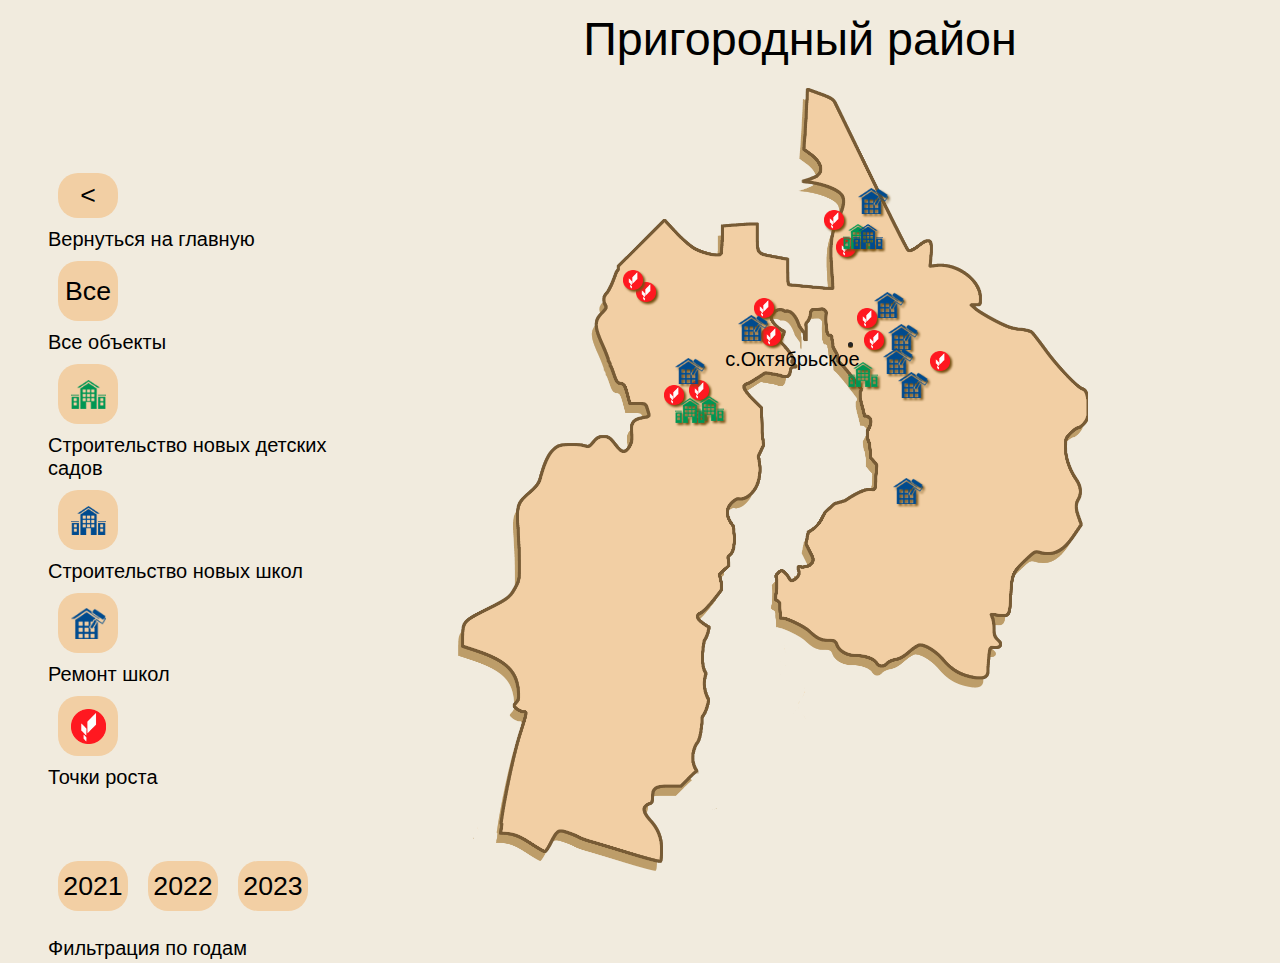
<file: pages/prigorodniy.html>
<!DOCTYPE html>
<html lang="en">
<head>
    <meta charset="UTF-8">
    <meta http-equiv="X-UA-Compatible" content="IE=edge">
    <meta name="viewport" content="width=device-width, initial-scale=1.0">
    <link rel="stylesheet" href="./css/prigorodniy.css">
    <title>Map</title>
</head>
<body>
    <div class="filters">
        <ul>

            
            <li>
                <form>
                <input type="button" value="<" onClick='location.href="../index.html"' class="back">
                </form>
                Вернуться на главную
            </li>


            <li><button class="filter-button _filter-button" data-filter="All" onclick="hideSubFilter()">Все</button>Все объекты</li>
            
            <li>
                <button
                    class="filter-button _filter-button"
                    data-filter="DS"
                    onclick="showSubFilter(this)"
                >
                    <img src="../src/ds0.png" alt="">
                </button>
                <div class="filter-button__listik">
                    <ul>
                        <li><button class="_filter-button" data-filter="DS21">2021г.</button></li>
                    </ul>
                </div>
                <span class="filter-button__title">Строительство новых детских садов</span>
            </li>

            <li>
                <button
                    class="filter-button _filter-button"
                    data-filter="S"
                    onclick="showSubFilter(this)"
                >
                    <img src="../src/sch0.png" alt="">
                </button>
                <div class="filter-button__listik">
                </div>
                <span class="filter-button__title">Строительство новых школ</span>
            </li>

            <li>
                <button
                    class="filter-button _filter-button"
                    data-filter="SR"
                    onclick="showSubFilter(this)"
                >
                    <img src="../src/schrem0.png" alt="">
                </button>
                <div class="filter-button__listik">
                    <ul>
                        <li><button class="_filter-button" data-filter="SR22">2022г.</button></li>
                        <li><button class="_filter-button" data-filter="SR23">2023г.</button></li>
                    </ul>
                </div>
                <span class="filter-button__title">Ремонт школ</span>
            </li>

            <li>
                <button
                    class="filter-button _filter-button"
                    data-filter="GS"
                    onclick="showSubFilter(this)"
                >
                    <img src="./../src/rost1.png" alt="">
                </button>
                <!-- <div class="filter-button__listik">
                    <ul>
                        <li><button class="_filter-button" data-filter="GS22">2022г.</button></li>
                        <li><button class="_filter-button" data-filter="GS23">2023г.</button></li>
                    </ul>
                </div> -->
                <span class="filter-button__title">Точки роста</span>
            </li>
        </ul>

        <div class="yt">
            <ul class="yf">
                <li><button class="yearfilter _filter-button" data-filter="A21">2021</button></li>
                <li><button class="yearfilter _filter-button" data-filter="A22">2022</button></li>
                <li><button class="yearfilter _filter-button" data-filter="A23">2023</button></li>
            </ul>
            <span>Фильтрация по годам</span>
        </div>

    </div>
    <div class="main-wrapper">
        <div class="main-map">
            <img src="./src/prigorodniy.png"></img>
        </div>
        <div class="markers">
            <div class="growschool">
                <span class="GS marker" title="МБОУ СОШ с.Сунжа"><img src="./../src/rost1.png" alt=""></span>
                <span class="GS marker" title="МБОУ СОШ с.Н.Саниба"><img src="./../src/rost1.png" alt=""></span>
                <span class="GS marker" title="МБОУ СОШ №3 с.Чермен"><img src="./../src/rost1.png" alt=""></span>
                <span class="GS marker" title="МБОУ СОШ №2 с.Чермен"><img src="./../src/rost1.png" alt=""></span>
                <span class="GS marker" title="МБОУ СОШ №1 ст.Архонская"><img src="./../src/rost1.png" alt=""></span>
                <span class="GS marker" title="МБОУ СОШ №2 ст.Архонская"><img src="./../src/rost1.png" alt=""></span>
                <span class="GS marker" title="МБОУ СОШ №2 с.Гизель"><img src="./../src/rost1.png" alt=""></span>
                <span class="GS marker" title="МБОУ СОШ с.Михайловское"><img src="./../src/rost1.png" alt=""></span>
                <span class="GS marker" title="МБОУ СОШ с.Новое"><img src="./../src/rost1.png" alt=""></span>
                <span class="GS marker" title="МБОУ СОШ с.Дачное"><img src="./../src/rost1.png" alt=""></span>
                <span class="GS marker" title="МБОУ СОШ № 1 с.Ногир"><img src="./../src/rost1.png" alt=""></span>
            </div>
            <div class="detsads">
                <span class="DS marker DS21 A21" title="Строительство детского сада на 120 мест с.Чермен"><img src="../src/ds0.png" alt=""></span>
                <span class="DS marker DS21 A21" title="Строительство детского сада на 120 мест с.Н.Саниба"><img src="../src/ds0.png" alt=""></span>
                <span class="DS marker DS21 A21" title="Строительство детского сада на 120 мест с.Гизель"><img src="../src/ds0.png" alt=""></span>
                <span class="DS marker DS21 A21" title="Строительство детского сада на 120 мест с.Новое"><img src="../src/ds0.png" alt=""></span>
            </div>
            <div class="schools">
                <span class="S marker" title="Строительство школы на 360 мест с.Чермен"><img src="./../src/sch0.png" alt=""></span>
            </div>
            <div class="repair">
                <span class="SR marker SR23 A23" title="МБОУ СОШ с.Тарское"><img src="../src/schrem0.png" alt=""></span>
                <span class="SR marker SR22 A22" title="МБОУ СОШ с.Майское"><img src="../src/schrem0.png" alt=""></span>
                <span class="SR marker SR23 A23" title="МБОУ СОШ с.Дачное"><img src="../src/schrem0.png" alt=""></span>
                <span class="SR marker SR23 A23" title="МБОУ СОШ №2 с.Октябрьское"><img src="../src/schrem0.png" alt=""></span>
                <span class="SR marker SR23 A23" title="МБОУ СОШ №1 с.Камбилеевское"><img src="../src/schrem0.png" alt=""></span>
                <span class="SR marker SR23 A23" title="МБОУ СОШ №1 с.Октябрьское"><img src="../src/schrem0.png" alt=""></span>
                <span class="SR marker SR23 A23" title="МБОУ СОШ №2 с.Ногир"><img src="../src/schrem0.png" alt=""></span>
                <span class="SR marker SR23 A23" title="МБОУ СОШ №2 с.Гизель"><img src="./../src/schrem0.png" alt=""></span>
            </div>
            
            <div><span class="ACmark">Пригородный район</span></div>
            <div><span class="circle"></span></div>
            <div class="acg"><span>с.Октябрьское</span></div>
        </div>
    </div>
    <span class="theme"><a href="./pages/night.html" class="ntheme">Night</a></span>
    <script src="../js/main.js"></script>
</body>
</html>
</file>
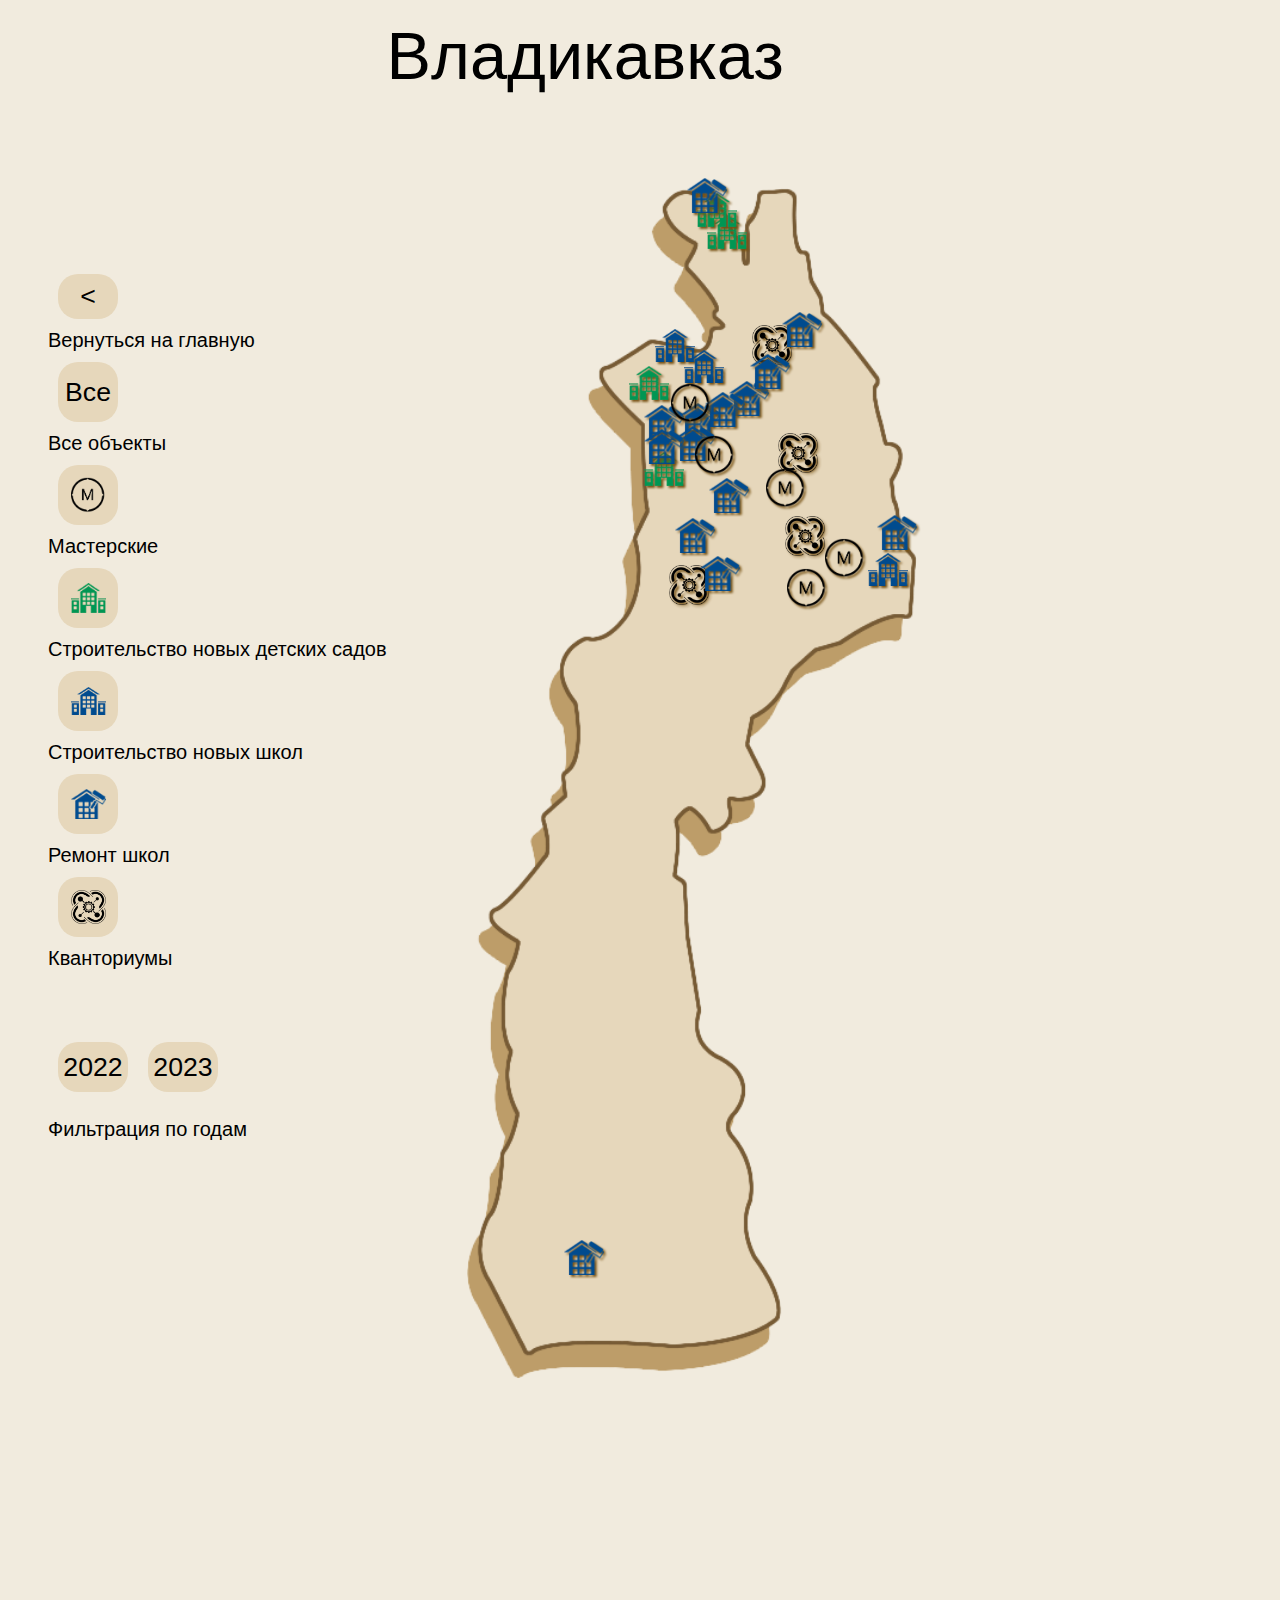
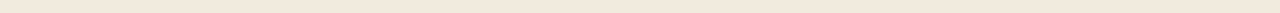
<file: pages/vladikavkaz.html>
<!DOCTYPE html>
<html lang="en">
<head>
    <meta charset="UTF-8">
    <meta http-equiv="X-UA-Compatible" content="IE=edge">
    <meta name="viewport" content="width=device-width, initial-scale=1.0">
    <link rel="stylesheet" href="./css/vladikavkaz.css">
    <title>Map</title>
</head>
<body>
    <main>
    <div class="filters">
            <ul>
                <li>
                    <form>
                    <input type="button" value="<" onClick='location.href="../index.html"' class="back">
                    </form>
                    Вернуться на главную
                </li>

                <li><button class="filter-button _filter-button" data-filter="All" onclick="hideSubFilter()">Все</button> Все объекты</li>
                
                <li>
                    <button
                        class="filter-button _filter-button"
                        data-filter="W"
                        onclick="showSubFilter(this)"
                    >
                        <img src="../src/master1.png" alt="">
                    </button>
                    <div class="filter-button__listik">
                        <ul>
                            <!-- <li><button class+="_filter-button" data-filter="W20">2021г.</button></li> -->
                            <!-- <li><button class="_filter-button" data-filter="W21">2022г.</button></li> -->
                            <li><button class="_filter-button" data-filter="W22">2023г.</button></li>
                        </ul>
                    </div>
                    <span class="filter-button__title">Мастерские</span>
                </li>
               
                <li>
                    <button
                        class="filter-button _filter-button"
                        data-filter="DS"
                        onclick="showSubFilter(this)"
                    >
                        <img src="../src/ds0.png" alt="">
                    </button>
                    <div class="filter-button__listik">
                        <ul>
                            <!-- <li><button class="_filter-button" data-filter="DS21">2021г.</button></li> -->
                            <li><button class="_filter-button" data-filter="DS22">2022г.</button></li>
                            <li><button class="_filter-button" data-filter="DS23">2023г.</button></li>
                        </ul>
                    </div>
                    <span class="filter-button__title">Строительство новых детских садов</span>
                </li>
                
                <li>
                    <button
                        class="filter-button _filter-button"
                        data-filter="S"
                        onclick="showSubFilter(this)"
                    >
                        <img src="../src/sch0.png" alt="">
                    </button>
                    <div class="filter-button__listik">
                        <ul>
                            <li><button class="_filter-button" data-filter="S22">2022г.</button></li>
                            <li><button class="_filter-button" data-filter="S23">2023г.</button></li>
                        </ul>
                    </div>
                    <span class="filter-button__title">Строительство новых школ</span>
                </li>

                <li>
                    <button
                        class="filter-button _filter-button"
                        data-filter="SR"
                        onclick="showSubFilter(this)"
                    >
                        <img src="../src/schrem0.png" alt="">
                    </button>
                    <div class="filter-button__listik">
                        <ul>
                            <!-- <li><button class="_filter-button" data-filter="SR21">2021г.</button></li> -->
                            <li><button class="_filter-button" data-filter="SR22">2022г.</button></li>
                            <li><button class="_filter-button" data-filter="SR23">2023г.</button></li>
                        </ul>
                    </div>
                    <span class="filter-button__title">Ремонт школ</span>
                </li>
                <li><button class="filter-button _filter-button" data-filter="Q"><img src="../src/Q0.png" alt=""></button>Кванториумы</li>
            </ul>


            <div class="yt">
                <ul class="yf">
                    <li><button class="yearfilter _filter-button" data-filter="A22">2022</button></li>
                    <li><button class="yearfilter _filter-button" data-filter="A23">2023</button></li>
                </ul>
                <span>Фильтрация по годам</span>
            </div>

        </div>
    
        <div class="main-wrapper">

           
            <div class="main-map">
                <img src="./src/vladikavkaz1.png"></img>
            </div>

            <div class="markers">
                
                
                <div class="quants">
                    <span class="Q marker" title="РФМЛИ"><img src="../src/Q0.png" alt=""></span>
                    <span class="Q marker" title="МБОУ СОШ №27"><img src="../src/Q0.png" alt=""></span>
                    <span class="Q marker" title="МБОУ СОШ№ 3"><img src="../src/Q0.png" alt=""></span>
                    <span class="Q marker" title="МБОУ СОШ №44"><img src="../src/Q0.png" alt=""></span>
                </div>
                
                <div class="detsads">
                    <span class="DS DS21 marker A21" title="Строительство детского сада на 280 мест по ул. Краснодонская п.Заводской"><img src="../src/ds0.png" alt=""></span>
                    <span class="DS marker DS22 A22" title="Строительство детского сада на 280 мест по ул. Кооперативная п.Заводской"><img src="../src/ds0.png" alt=""></span> <!-- 2 -->
                    <span class="DS marker DS23 A23" title="Строительство детского сада на 280 мест по ул. Владикавказская 69"><img src="../src/ds0.png" alt=""></span> <!-- 3  -->
                    <span class="DS marker DS23 A23" title="Строительство детского сада на 280 мест по ул. А.Кесаева"><img src="../src/ds0.png" alt=""></span> <!-- 3  -->
                    
                </div>
                
                <div class="schools">
                    <span class="S marker S22 A22" title="Строительство школы на 1100 мест по ул.Владивостокская 136"><img src="../src/sch0.png" alt=""></span> <!-- chiba  -->
                    <span class="S marker S23 A23" title="Строительство школы на 550 мест мкр.''Новый город''"><img src="../src/sch0.png" alt=""></span> <!-- NC  -->
                    <span class="S marker S23 A23" title="Строительство школы на 550 мест по ул.Магкаева"><img src="../src/sch0.png" alt=""></span> <!-- Magkaeva  -->
                    
                </div>
                
                <div class="repair">
                    <span class="SR marker SR23 A23" title=""><img src="../src/schrem0.png" alt=""></span> <!-- 4 -->
                    <span class="SR marker SR22 A22" title="МБОУ СОШ с.Балта"><img src="../src/schrem0.png" alt=""></span> <!-- balta -->
                    <span class="SR marker SR23 A23" title="Гимназия №4"><img src="../src/schrem0.png" alt=""></span> <!-- 4GYM  -->
                    <span class="SR marker SR22 A22" title="РФМЛИ"><img src="../src/schrem0.png" alt=""></span> <!-- RFMLI  -->
                    <span class="SR marker SR23 A23" title=""><img src="../src/schrem0.png" alt=""></span> <!-- 5.  -->
                    <span class="SR marker SR23 A23" title="МБОУ СОШ №34"><img src="../src/schrem0.png" alt=""></span> <!-- 34  -->
                    <span class="SR marker SR22 A22" title="МБОУ №14"><img src="../src/schrem0.png" alt=""></span> <!-- 14  -->
                    <span class="SR marker SR23 A23" title=""><img src="../src/schrem0.png" alt=""></span> <!-- 15  -->
                    <span class="SR marker SR23 A23" title="МБОУ СОШ №15"><img src="../src/schrem0.png" alt=""></span> <!-- 15  -->
                    <span class="SR marker SR23 A23" title="МБОУ СОШ №38"><img src="../src/schrem0.png" alt=""></span> <!-- 38  -->
                    <span class="SR marker SR23 A23" title=""><img src="../src/schrem0.png" alt=""></span> <!-- 12  -->
                    <span class="SR marker SR23 A23" title=""><img src="../src/schrem0.png" alt=""></span> <!-- 26 -->
                    <span class="SR marker SR22 A22" title="Гимназия № 16"><img src="../src/schrem0.png" alt=""></span> <!-- 16GYM  -->
                    <span class="SR marker SR23 A23" title="МБОУ СОШ №41"><img src="../src/schrem0.png" alt=""></span> <!-- 41 -->
                    <span class="SR marker SR23 A23" title="МБОУ СОШ №37"><img src="../src/schrem0.png" alt=""></span> <!-- 37  -->
                    <span class="SR marker SR22 A22" title="МБОУ СОШ №24"><img src="../src/schrem0.png" alt=""></span> <!-- 24 -->
                    <span class="SR marker SR23 A23" title="МБОУ СОШ №26"><img src="../src/schrem0.png" alt=""></span> <!-- 26  -->
                    <span class="SR marker SR23 A23" title="МБОУ СОШ №39"><img src="../src/schrem0.png" alt=""></span> <!-- 39 -->
                    <span class="SR marker SR23 A23" title="МБОУ СОШ №22"><img src="../src/schrem0.png" alt=""></span> <!-- 22 -->
                </div>
                
                <div class="workshops">
                    <span class="W marker W22 A22" title="ВКЭ&#013 &#013 •Веб дизайн и разработка &#013 •Сетевое и системное администрирование &#013 •Программные решения для бизнеса"><img src="../src/master1.png" alt=""></span></a>
                    <span class="W marker W20 A20" title="ВТЭТ&#013 &#013 •Поварское дело&#013 •Кондитерское дело"><img src="../src/master1.png" alt=""></span> <!-- VTET  -->
                    <span class="W marker W22 A22" title="СОМК&#013 &#013 •Лабораторный  медицинский анализ &#013 •Медицинский социальный уход"><img src="../src/master1.png" alt=""></span> <!-- MED -->
                    <span class="W marker W22 A22" title="ВТЭТ&#013 &#013 •Предпринимательство &#013 •Ресторанный сервис &#013 •Бухгалтерский учет &#013 •Администрирование отеля &#013 •Туризм"><img src="../src/master1.png" alt=""></span> <!-- VTET  -->
                    <span class="W marker W22 A22" title="СКСТ&#013 &#013 •Архитектура &#013 •Кирпичная кладка &#013 •Сухое строительство и штукатурные работы &#013 •Сити-фермерство &#013 •Эксплуатация с/х машин"><img src="../src/master1.png" alt=""></span> <!-- SKST  -->
                </div>
                               
                    <div><span class="ACmark">Владикавказ</span></div>
            <!-- <div><span class="circle" title="г.Владикавказ"></span></div>
        </div> -->
        
    </div>
</div>
<span class="theme"><a href="./pages/night.html" class="ntheme">Night</a></span>
</main>
    <script src="../js/main.js"></script>
</body>
</html>
</file>
<file: css/style2.css>
.main-wrapper {
  display: flex;
  position: relative;
  justify-content: end;
  align-items: center;
}

.allmark {
  position: absolute;
  left: 105px;
  top: 15px;
  font-size: 35pt;
  cursor: default;
  font-family: "Trebuchet MS", "Lucida Sans Unicode", "Lucida Grande",
    "Lucida Sans", Arial, sans-serif;
}

.marker {
  position: absolute;
}

.markers img:hover {
  filter: drop-shadow(2px 2px 1px #ffffff);
  transform: scale(1.7);
}

.markers img {
  width: 28px;
  cursor: help;
  filter: drop-shadow(2px 2px 1px #765113);
}

body {
  display: flex;
  justify-content: space-between;
  background-color: #f1ebde;
  font-family: "Trebuchet MS", "Lucida Sans Unicode", "Lucida Grande",
    "Lucida Sans", Arial, sans-serif;
}

.filters {
  align-self: center;
  height: auto;
}
.GS img {
  height: 20px;
  width: 20px;
}
.filter-button {
  display: flex;
  flex-direction: column;
  align-items: center;
  justify-content: center;
  width: 60px;
  height: 60px;
  background-color: #ebd3ab;
  border-style: hidden;
  margin: 10px;
  cursor: pointer;
  border-radius: 20px;
  font-size: 20pt;
  font-family: "Trebuchet MS", "Lucida Sans Unicode", "Lucida Grande",
    "Lucida Sans", Arial, sans-serif;
}

li {
  list-style-type: none;
  font-size: 15pt;
  font-family: "Trebuchet MS", "Lucida Sans Unicode", "Lucida Grande",
    "Lucida Sans", Arial, sans-serif;
}

li img {
  width: 35px;
}

.main-map > img {
  width: 920px;
  margin: 30px;
  padding: 10px;
  align-self: center;
}

.main-map {
  margin: 30px;
  padding: 10px;
  align-self: center;
}

.hide {
  display: none;
}

.ntheme {
  text-decoration: none;
  font-family: "Trebuchet MS", "Lucida Sans Unicode", "Lucida Grande",
    "Lucida Sans", Arial, sans-serif;
  font-size: 15pt;
  color: black;
}
.filters li {
  position: relative;
}
.filter-button__listik {
  display: none;
  position: absolute;
  top: 10px;
  z-index: 2;
  left: 100px;
}
.filter-button--active ~ .filter-button__listik {
  display: block;
}
.filter-button__listik li {
  margin-right: 10px;
  padding: 0;
}
.filter-button__listik li:last-child {
  margin: 0;
}
.filter-button__listik button {
  width: 70px;
  height: 40px;
  border-radius: 20px;
  border: 0;
  background: #ebd3ab;
  cursor: pointer;
}
.filter-button__listik ul {
  display: flex;
  padding: 0;
}

.theme {
  display: flex;
  justify-content: center;
  align-items: center;
  border: #f3c372 solid;
  height: 40px;
  width: 100px;
  border-radius: 15px;
  background-color: #f3c372;
  opacity: 0%;
}

.circle {
  background: #1f1f1f;
  border-radius: 50%;
  height: 5px;
  width: 5px;
  cursor: help;
  filter: drop-shadow(0.3px 1px 0.4px #765113);
  position: absolute;
}

.circle:nth-child(1) {
  /* моздокский */
  left: 850px;
  top: 145px;
}
.circle:nth-child(2) {
  /* кировский */
  left: 560px;
  top: 460px;
}
.circle:nth-child(3) {
  /* правобережный */
  left: 710px;
  top: 560px;
}
.circle:nth-child(4) {
  /* ирафский */
  left: 360px;
  top: 590px;
}
.circle:nth-child(5) {
  /* дигорский */
  left: 511px;
  top: 565px;
}
.circle:nth-child(6) {
  /* ардонский */
  left: 600px;
  top: 620px;
}
.circle:nth-child(7) {
  /*алагирский */
  left: 539px;
  top: 678px;
}
.circle:nth-child(8) {
  /* пригородный */
  left: 873px;
  top: 737px;
}
.circle:nth-child(9) {
  /* владикавказ */
  left: 829px;
  top: 692px;
  display: none;
}

.GS:nth-child(1) {
  /* моздокский */
  left: 820px;
  top: 180px;
}
.GS:nth-child(2) {
  /* кировский */
  left: 520px;
  top: 480px;
}
.GS:nth-child(3) {
  /* правобережный */
  left: 650px;
  top: 460px;
}
.GS:nth-child(4) {
  /* ирафский */
  left: 220px;
  top: 790px;
}
.GS:nth-child(5) {
  /* дигорский */
  left: 420px;
  top: 710px;
}
.GS:nth-child(6) {
  /* ардонский */
  left: 635px;
  top: 662px;
}
.GS:nth-child(7) {
  /*алагирский */
  left: 520px;
  top: 690px;
}
.GS:nth-child(8) {
  /* пригородный */
  left: 920px;
  top: 710px;
}
.GS:nth-child(9) {
  /* владикавказ */
  left: 820px;
  top: 700px;
}

.Q:nth-child(1) {
  /* моздокский */
  left: 750px;
  top: 150px;
}

.Q:nth-child(2) {
  /* владикавказ */
  left: 800px;
  top: 780px;
}

.DS:nth-child(1) {
  /* моздокский */
  left: 720px;
  top: 180px;
}

.DS:nth-child(2) {
  /* правобережный */
  left: 690px;
  top: 490px;
}

.DS:nth-child(3) {
  /* владикавказ */
  left: 820px;
  top: 750px;
}

.DS:nth-child(4) {
  /* пригородный */
  left: 920px;
  top: 760px;
}

.DS:nth-child(5) {
  /* дигорский */
  left: 470px;
  top: 580px;
}

.W:nth-child(1) {
  /* владикавказ */
  left: 780px;
  top: 850px;
}

.W:nth-child(2) {
  /* кировский */
  left: 480px;
  top: 450px;
}

.W:nth-child(3) {
  /* ардонский */
  left: 658px;
  top: 642px;
}

.SR:nth-child(1) {
  /* моздокский */
  left: 760px;
  top: 230px;
}
.SR:nth-child(2) {
  /* кировский */
  left: 580px;
  top: 480px;
}
.SR:nth-child(3) {
  /* правобережный */
  left: 720px;
  top: 540px;
}
.SR:nth-child(4) {
  /* ирафский */
  left: 250px;
  top: 690px;
}
.SR:nth-child(5) {
  /* дигорский */
  left: 450px;
  top: 630px;
}
.SR:nth-child(6) {
  /* ардонский */
  left: 610px;
  top: 550px;
}
.SR:nth-child(7) {
  /*алагирский */
  left: 550px;
  top: 790px;
}
.SR:nth-child(8) {
  /* пригородный */
  left: 710px;
  top: 790px;
}
.SR:nth-child(9) {
  /* владикавказ */
  left: 820px;
  top: 720px;
}

.S:nth-child(1) {
  /* моздокский */
  left: 660px;
  top: 130px;
}
.S:nth-child(2) {
  /* кировский */
  left: 620px;
  top: 490px;
}
.S:nth-child(3) {
  /* правобережный */
  left: 766px;
  top: 575px;
}
.S:nth-child(4) {
  /* ардонский */
  left: 650px;
  top: 570px;
}
.S:nth-child(5) {
  /*алагирский */
  left: 450px;
  top: 850px;
}
.S:nth-child(6) {
  /* пригородный */
  left: 700px;
  top: 890px;
}
.S:nth-child(7) {
  /* владикавказ */
  left: 780px;
  top: 920px;
}

.ACmark {
  position: absolute;
}

.ACmark > a {
  text-decoration: none;
  color: black;
  font-size: 15pt;
}

.ACmark:nth-child(1) {
  /* моздокский */
  left: 865px;
  top: 145px;
}
.ACmark:nth-child(2) {
  /* кировский */
  left: 560px;
  top: 435px;
}
.ACmark:nth-child(3) {
  /* правобережный */
  left: 710px;
  top: 570px;
}
.ACmark:nth-child(4) {
  /* ирафский */
  left: 375px;
  top: 590px;
}
.ACmark:nth-child(5) {
  /* дигорский */
  left: 500px;
  top: 545px;
}
.ACmark:nth-child(6) {
  /* ардонский */
  left: 610px;
  top: 620px;
}
.ACmark:nth-child(7) {
  /*алагирский */
  left: 549px;
  top: 678px;
}
.ACmark:nth-child(8) {
  /* пригородный */
  left: 883px;
  top: 737px;
}
.ACmark:nth-child(9) {
  /* владикавказ */
  left: 829px;
  top: 692px;
  display: none;
}

.district:hover {
  transition: filter 0.1s;
  transform: scale(1.4);
}

a[title]:hover {
  color: #2e3977;
}

.district > a {
  text-decoration: none;
  color: black;
  font-size: 12pt;
}

.district {
  position: absolute;
}

.district:nth-child(1) {
  /* моздокский */
  left: 750px;
  top: 100px;
}
.district:nth-child(2) {
  /* кировский */
  left: 519px;
  top: 403px;
}
.district:nth-child(3) {
  /* правобережный */
  left: 690px;
  top: 460px;
}
.district:nth-child(4) {
  /* ирафский */
  left: 270px;
  top: 790px;
}
.district:nth-child(5) {
  /* дигорский */
  left: 399px;
  top: 668px;
}
.district:nth-child(6) {
  /* ардонский */
  left: 580px;
  top: 590px;
}
.district:nth-child(7) {
  /*алагирский */
  left: 470px;
  top: 880px;
}
.district:nth-child(8) {
  /* пригородный */
  left: 790px;
  top: 640px;
}
.district:nth-child(9) {
  /* владикавказ */
  left: 810px;
  top: 700px;
}
</file>
<file: pages/css/alagirskiy.css>
.main-wrapper {
  display: flex;
  position: relative;
  /* right: 500px; */
}

.acg {
  position: absolute;
  top: 410px;
  left: 221px;
  font-size: 15pt;
}

.circle {
  position: absolute;
  left: 302px;
  top: 433px;
  background: #252525;
  border-radius: 50%;
  height: 5px;
  width: 5px;
  cursor: help;
  filter: drop-shadow(0.3px 1px 0.4px #765113);
}

.marker {
  position: absolute;
}

.markers img:hover {
  filter: drop-shadow(2px 2px 1px #ffffff);
  transform: scale(1.3);
}

.markers img {
  width: 25px;
  cursor: help;
  filter: drop-shadow(2px 2px 1px #765113);
}

.ACmark > a {
  text-decoration: none;
  color: black;
  font-size: 40pt;
}

body {
  display: flex;
  justify-content: space-between;
  background-color: #f1ebde;
  font-family: "Trebuchet MS", "Lucida Sans Unicode", "Lucida Grande",
    "Lucida Sans", Arial, sans-serif;
}

.back {
  display: flex;
  align-items: center;
  justify-content: center;
  width: 60px;
  height: 45px;
  background-color: #e5c89b;
  border-style: hidden;
  margin: 10px;
  /* margin-bottom: 40px; */
  cursor: pointer;
  border-radius: 20px;
  font-size: 20pt;
  font-family: "Trebuchet MS", "Lucida Sans Unicode", "Lucida Grande",
    "Lucida Sans", Arial, sans-serif;
}

.filters {
  align-self: center;
  height: auto;
}

.GS img{
  height: 20px;
  width: 20px;
}

.filter-button {
  display: flex;
  flex-direction: column;
  align-items: center;
  justify-content: center;
  width: 60px;
  height: 60px;
  background-color: #e5c89b;
  border-style: hidden;
  margin: 10px;
  cursor: pointer;
  border-radius: 20px;
  font-size: 20pt;
  font-family: "Trebuchet MS", "Lucida Sans Unicode", "Lucida Grande",
    "Lucida Sans", Arial, sans-serif;
}

.yf {
  display: flex;
  flex-direction: row;
}
.yt {
  display: flex;
  flex-direction: column;
  position: absolute;
  margin-top: 30px;
}

.yt span {
  font-size: 15pt;
  position: relative;
  left: 40px;
  font-family: "Trebuchet MS", "Lucida Sans Unicode", "Lucida Grande",
    "Lucida Sans", Arial, sans-serif;
}

.yearfilter {
  display: flex;
  flex-direction: row;
  align-items: center;
  justify-content: center;
  width: 70px;
  height: 50px;
  background-color: #e5c89b;
  border-style: hidden;
  margin: 10px;
  cursor: pointer;
  border-radius: 20px;
  font-size: 20pt;
  font-family: "Trebuchet MS", "Lucida Sans Unicode", "Lucida Grande",
    "Lucida Sans", Arial, sans-serif;
}

li {
  list-style-type: none;
  font-size: 15pt;
  font-family: "Trebuchet MS", "Lucida Sans Unicode", "Lucida Grande",
    "Lucida Sans", Arial, sans-serif;
}

li img {
  width: 35px;
}

.main-map > img {
  width: 450px;
  margin: 30px;
  padding: 10px;
  align-self: center;
}

.main-map {
  margin: 30px;
  padding: 10px;
  align-self: center;
}

.hide {
  display: none;
}

.ntheme {
  text-decoration: none;
  font-family: "Trebuchet MS", "Lucida Sans Unicode", "Lucida Grande",
    "Lucida Sans", Arial, sans-serif;
  font-size: 15pt;
  color: black;
}
.filters li {
  position: relative;
}
.filter-button__listik {
  display: none;
  position: absolute;
  top: 10px;
  z-index: 2;
  left: 100px;
}
.filter-button--active ~ .filter-button__listik {
  display: block;
}
.filter-button__listik li {
  margin-right: 10px;
  padding: 0;
}
.filter-button__listik li:last-child {
  margin: 0;
}
.filter-button__listik button {
  width: 70px;
  height: 40px;
  border-radius: 20px;
  border: 0;
  background: #e5c89b;
  cursor: pointer;
}
.filter-button__listik ul {
  display: flex;
  padding: 0;
}

.theme {
  display: flex;
  justify-content: center;
  align-items: center;
  border: #f3c372 solid;
  height: 40px;
  width: 100px;
  border-radius: 15px;
  background-color: #f3c372;
  opacity: 0%;
}

.ACmark {
  position: absolute;
  left: 62px;
  top: 11px;
  font-size: 35pt;
  cursor: default;
  font-family: "Trebuchet MS", "Lucida Sans Unicode", "Lucida Grande",
    "Lucida Sans", Arial, sans-serif;
}

.SR:nth-child(1) {
  top: 337px;
  left: 237px;
}

.GS:nth-child(1) {
  top: 157px;
  left: 460px;
}

.GS:nth-child(2) {
  top: 149px;
  left: 498px;
}

.GS:nth-child(3) {
  top: 255px;
  left: 362px;
}

.GS:nth-child(4) {
  top: 238px;
  left: 356px;
}

.GS:nth-child(5) {
  top: 220px;
  left: 348px;
}
.GS:nth-child(6) {
  top: 201px;
  left: 363px;
}
.GS:nth-child(7) {
  top: 196px;
  left: 331px;
}
</file>
<file: pages/css/ardonskiy.css>
.main-wrapper {
  position: relative;
  display: flex;
}

.markers img:hover {
  filter: drop-shadow(2px 2px 1px #ffffff);
  transform: scale(1.3);
}

.main-map > img {
  justify-content: start;
}

.hide {
  display: none;
}

.filter-button {
  display: flex;
  width: 48px;
  height: 48px;
  align-items: center;
  justify-content: center;
  background-color: rgb(216, 209, 148);
  border-style: hidden;
  margin: 10px;
  cursor: grabbing;
  border-radius: 8px;
}

li {
  list-style-type: none;
}

li img {
  width: 20px;
}

.main-items span {
  position: absolute;
}

.main-wrapper {
  display: flex;
  position: relative;
  justify-content: end;
  align-items: center;
}

.marker {
  position: absolute;
}

.markers {
  position: relative;
  right: 600px;
  top: -300px;
}

.markers img {
  width: 40px;
  cursor: help;
  filter: drop-shadow(2px 2px 1px #765113);
}

.ACmark > a {
  text-decoration: none;
  color: black;
  font-size: 9pt;
}

body {
  display: flex;
  /* justify-content: space-between; */
  background-color: #f1ebde;
  /* height: 100vh; */
  position: relative;
  top: 70px;
  font-family: "Trebuchet MS", "Lucida Sans Unicode", "Lucida Grande",
    "Lucida Sans", Arial, sans-serif;
}

.back {
  display: flex;
  align-items: center;
  justify-content: center;
  width: 60px;
  height: 45px;
  background-color: #e6d7bb;
  border-style: hidden;
  margin: 10px;
  /* margin-bottom: 40px; */
  cursor: pointer;
  border-radius: 20px;
  font-size: 20pt;
  font-family: "Trebuchet MS", "Lucida Sans Unicode", "Lucida Grande",
    "Lucida Sans", Arial, sans-serif;
}

.filters {
  align-self: center;
  height: auto;
}

.filter-button {
  display: flex;
  flex-direction: column;
  align-items: center;
  justify-content: center;
  width: 60px;
  height: 60px;
  background-color: #e6d7bb;
  border-style: hidden;
  margin: 10px;
  cursor: pointer;
  border-radius: 20px;
  font-size: 20pt;
  font-family: "Trebuchet MS", "Lucida Sans Unicode", "Lucida Grande",
    "Lucida Sans", Arial, sans-serif;
}

.yf {
  display: flex;
  flex-direction: row;
}
.yt {
  display: flex;
  flex-direction: column;
  position: absolute;
  margin-top: 30px;
}

.yt span {
  font-size: 15pt;
  position: relative;
  left: 40px;
  font-family: "Trebuchet MS", "Lucida Sans Unicode", "Lucida Grande",
    "Lucida Sans", Arial, sans-serif;
}

.yearfilter {
  display: flex;
  flex-direction: row;
  align-items: center;
  justify-content: center;
  width: 70px;
  height: 50px;
  background-color: #e6d7bb;
  border-style: hidden;
  margin: 10px;
  cursor: pointer;
  border-radius: 20px;
  font-size: 20pt;
  font-family: "Trebuchet MS", "Lucida Sans Unicode", "Lucida Grande",
    "Lucida Sans", Arial, sans-serif;
}

li {
  list-style-type: none;
  font-size: 15pt;
  font-family: "Trebuchet MS", "Lucida Sans Unicode", "Lucida Grande",
    "Lucida Sans", Arial, sans-serif;
}

li img {
  width: 35px;
}

.main-map > img {
  width: 450px;
  margin: 30px;
  padding: 10px;
  align-self: center;
}

.main-map {
  margin: 30px;
  padding: 10px;
  align-self: center;
}

.hide {
  display: none;
}

.ntheme {
  text-decoration: none;
  font-family: "Trebuchet MS", "Lucida Sans Unicode", "Lucida Grande",
    "Lucida Sans", Arial, sans-serif;
  font-size: 15pt;
  color: black;
}

.acg {
  position: absolute;
  top: 223px;
  left: 243px;
  font-size: 15pt;
}

.circle {
  background: #222222;
  border-radius: 50%;
  height: 5px;
  width: 5px;
  cursor: help;
  filter: drop-shadow(0.3px 1px 0.4px #765113);
  top: 249px;
  left: 240px;
  position: absolute;
}

.filters li {
  position: relative;
}
.filter-button__listik {
  display: none;
  position: absolute;
  top: 10px;
  z-index: 2;
  left: 100px;
}
.filter-button--active ~ .filter-button__listik {
  display: block;
}
.filter-button__listik li {
  margin-right: 10px;
  padding: 0;
}
.filter-button__listik li:last-child {
  margin: 0;
}
.filter-button__listik button {
  width: 70px;
  height: 40px;
  border-radius: 20px;
  border: 0;
  background: #e6d7bb;
  cursor: pointer;
}
.filter-button__listik ul {
  display: flex;
  padding: 0;
}

.theme {
  display: flex;
  justify-content: center;
  align-items: center;
  border: #f3c372 solid;
  height: 40px;
  width: 100px;
  border-radius: 15px;
  background-color: #f3c372;
  opacity: 0%;
}

.ACmark {
  position: absolute;
  left: 180px;
  top: -97px;
  cursor: default;
  font-size: 35pt;
  font-family: "Trebuchet MS", "Lucida Sans Unicode", "Lucida Grande",
    "Lucida Sans", Arial, sans-serif;
}

.GS img {
  height: 20px;
  width: 20px;
}

a[title]:hover {
  color: #0f72c9;
}

.DS:nth-child(1) {
  top: 131px;
  left: 339px;
}

.DS:nth-child(2) {
  top: 85px;
  left: 310px;
}

.W:nth-child(1) {
  top: 270px;
  left: 240px;
}

.W:nth-child(2) {
  top: 281px;
  left: 288px;
}

.SR:nth-child(1) {
  top: 450px;
  left: 370px;
}

.SR:nth-child(2) {
  top: 330px;
  left: 400px;
}

.SR:nth-child(3) {
  top: 240px;
  left: 460px;
}

.SR:nth-child(4) {
  top: 220px;
  left: 160px;
}

.SR:nth-child(5){
  top: 290px;
  left: 170px;
}

.GS:nth-child(1) {
  top: 420px;
  left: 400px;
}

.GS:nth-child(2) {
  top: 260px;
  left: 440px;
}

.GS:nth-child(3) {
  top: 250px;
  left: 270px;
}

.GS:nth-child(4) {
  top: 280px;
  left: 220px;
}

.GS:nth-child(5) {
  top: 285px;
  left: 193px;
}

.GS:nth-child(6) {
  top: 250px;
  left: 180px;
}

.GS:nth-child(7) {
  top: 150px;
  left: 180px;
}
</file>
<file: pages/css/digorskiy.css>
.markers img:hover {
  cursor: help;
  filter: drop-shadow(2px 2px 1px #ffffff);
  transform: scale(1.3);
}
.markers img {
  cursor: help;
  filter: drop-shadow(2px 2px 1px #765113);
  width: 40px;
}
.main-map > img {
  justify-content: start;
}

.hide {
  display: none;
}

li {
  list-style-type: none;
}

li img {
  width: 20px;
}
.main-wrapper {
  display: flex;
  position: relative;
  justify-content: end;
  align-items: center;
  /* margin-top: 100px; */
  top: 150px;
  left: 100px;
}

.marker {
  position: absolute;
}

body {
  display: flex;
  background-color: #f1ebde;
  font-family: "Trebuchet MS", "Lucida Sans Unicode", "Lucida Grande",
    "Lucida Sans", Arial, sans-serif;
}

.back {
  display: flex;
  align-items: center;
  justify-content: center;
  width: 60px;
  height: 45px;
  background-color: #e9cb99;
  border-style: hidden;
  margin: 10px;
  /* margin-bottom: 40px; */
  cursor: pointer;
  border-radius: 20px;
  font-size: 20pt;
  font-family: "Trebuchet MS", "Lucida Sans Unicode", "Lucida Grande",
    "Lucida Sans", Arial, sans-serif;
}
.acg {
  position: absolute;
  top: 245px;
  left: 302px;
  font-size: 15pt;
}
.circle {
  background: #131313;
  border-radius: 50%;
  height: 5px;
  width: 5px;
  cursor: help;
  filter: drop-shadow(0.3px 1px 0.4px #765113);
  top: 239px;
  left: 378px;
  position: absolute;
}

.filters {
  align-self: center;
  height: auto;
}

.filter-button {
  display: flex;
  flex-direction: column;
  align-items: center;
  justify-content: center;
  width: 60px;
  height: 60px;
  background-color: #e9cb99;
  border-style: hidden;
  margin: 10px;
  cursor: pointer;
  border-radius: 20px;
  font-size: 20pt;
  font-family: "Trebuchet MS", "Lucida Sans Unicode", "Lucida Grande",
    "Lucida Sans", Arial, sans-serif;
}

.yf {
  display: flex;
  flex-direction: row;
}
.yt {
  display: flex;
  flex-direction: column;
  position: absolute;
  margin-top: 30px;
}

.yt span {
  font-size: 15pt;
  position: relative;
  left: 40px;
  font-family: "Trebuchet MS", "Lucida Sans Unicode", "Lucida Grande",
    "Lucida Sans", Arial, sans-serif;
}

.yearfilter {
  display: flex;
  flex-direction: row;
  align-items: center;
  justify-content: center;
  width: 70px;
  height: 50px;
  background-color: #e9cb99;
  border-style: hidden;
  margin: 10px;
  cursor: pointer;
  border-radius: 20px;
  font-size: 20pt;
  font-family: "Trebuchet MS", "Lucida Sans Unicode", "Lucida Grande",
    "Lucida Sans", Arial, sans-serif;
}

li {
  list-style-type: none;
  font-size: 15pt;
  font-family: "Trebuchet MS", "Lucida Sans Unicode", "Lucida Grande",
    "Lucida Sans", Arial, sans-serif;
}

li img {
  width: 35px;
}

.main-map > img {
  width: 450px;
  /* margin-top: 30px; */
  padding: 10px;
  align-self: center;
}

.main-map {
  margin-left: 55px;
  padding: 10px;
  align-self: center;
}

.hide {
  display: none;
}

.ntheme {
  text-decoration: none;
  font-family: "Trebuchet MS", "Lucida Sans Unicode", "Lucida Grande",
    "Lucida Sans", Arial, sans-serif;
  font-size: 15pt;
  color: black;
}
.filters li {
  position: relative;
}
.filter-button__listik {
  display: none;
  position: absolute;
  top: 10px;
  z-index: 2;
  left: 100px;
}
.filter-button--active ~ .filter-button__listik {
  display: block;
}
.filter-button__listik li {
  margin-right: 10px;
  padding: 0;
}
.filter-button__listik li:last-child {
  margin: 0;
}
.filter-button__listik button {
  width: 70px;
  height: 40px;
  border-radius: 20px;
  border: 0;
  background: #e9cb99;
  cursor: pointer;
}
.filter-button__listik ul {
  display: flex;
  padding: 0;
}

.theme {
  display: flex;
  justify-content: center;
  align-items: center;
  border: #f3c372 solid;
  height: 40px;
  width: 100px;
  border-radius: 15px;
  background-color: #f3c372;
  opacity: 0%;
}
/* 
.ACmark > a {
  text-decoration: none;
  color: black;
  font-size: 9pt;
} */

.ACmark{
  position: relative;
  left: -150px;
  height: 70px;
  width: 700px;
  /* top: -300px; */
  /* margin-left: 50px; */
  /* align-self: center; */
  cursor: default;
  font-size: 35pt;
  font-family: "Trebuchet MS", "Lucida Sans Unicode", "Lucida Grande",
    "Lucida Sans", Arial, sans-serif;
}
.GS img {
  height: 20px;
  width: 20px;
}

.DS:nth-child(1) {
  top: 521px;
  left: 256px;
}
/* 
.DS:nth-child(2) {
  top: 85px;
  left: 310px;
} */

.W:nth-child(1) {
  top: 430px;
  left: 438px;
}

.W:nth-child(2) {
  top: 281px;
  left: 288px;
}

.SR:nth-child(1) {
  top: 180px;
  left: 370px;
}

.SR:nth-child(2) {
  top: 480px;
  left: 290px;
}

.SR:nth-child(3) {
  top: 160px;
  left: 440px;
}

.SR:nth-child(4) {
  top: 230px;
  left: 420px;
}

.GS:nth-child(1) {
  top: 170px;
  left: 420px;
}

.GS:nth-child(2) {
  top: 240px;
  left: 400px;
}

.GS:nth-child(3) {
  top: 500px;
  left: 280px;
}

.GS:nth-child(4) {
  top: 390px;
  left: 170px;
}
</file>
<file: pages/css/irafskiy.css>
.main {
  height: 100vh;
  display: flex;
  justify-content: space-between;
  align-items: center;
}
.main-wrapper {
  position: relative;
  display: flex;
}

.markers img:hover {
  filter: drop-shadow(2px 2px 1px #ffffff);
  transform: scale(1.3);
  cursor: help;
}

.main-map > img {
  justify-content: start;
}

.main-items img {
  width: 26px;
  cursor: help;
  filter: drop-shadow(2px 2px 1px #765113);
}

.hide {
  display: none;
}

.filter-button {
  display: flex;
  width: 48px;
  height: 48px;
  align-items: center;
  justify-content: center;
  background-color: rgb(216, 209, 148);
  border-style: hidden;
  margin: 10px;
  cursor: pointer;
  border-radius: 8px;
}

.yf {
  display: flex;
  flex-direction: row;
}
.yt {
  display: flex;
  flex-direction: column;
  position: absolute;
  margin-top: 30px;
}

.yt span {
  font-size: 15pt;
  position: relative;
  left: 40px;
  font-family: "Trebuchet MS", "Lucida Sans Unicode", "Lucida Grande",
    "Lucida Sans", Arial, sans-serif;
}

.yearfilter {
  display: flex;
  flex-direction: row;
  align-items: center;
  justify-content: center;
  width: 70px;
  height: 50px;
  background-color: #ebd3ab;
  border-style: hidden;
  margin: 10px;
  cursor: pointer;
  border-radius: 20px;
  font-size: 20pt;
  font-family: "Trebuchet MS", "Lucida Sans Unicode", "Lucida Grande",
    "Lucida Sans", Arial, sans-serif;
}

li {
  list-style-type: none;
}

li img {
  width: 20px;
}

.main-items span {
  position: absolute;
}

.main-wrapper {
  display: flex;
  position: relative;
  justify-content: end;
  align-items: center;
}

.marker {
  position: absolute;
}

.markers img {
  width: 40px;
}

.ACmark > a {
  text-decoration: none;
  color: black;
  font-size: 9pt;
}

body {
  display: flex;
  justify-content: space-between;
  background-color: #f1ebde;
  font-family: "Trebuchet MS", "Lucida Sans Unicode", "Lucida Grande",
    "Lucida Sans", Arial, sans-serif;
}

.back {
  display: flex;
  align-items: center;
  justify-content: center;
  width: 60px;
  height: 45px;
  background-color: #ebd3ab;
  border-style: hidden;
  margin: 10px;
  /* margin-bottom: 40px; */
  cursor: pointer;
  border-radius: 20px;
  font-size: 20pt;
  font-family: "Trebuchet MS", "Lucida Sans Unicode", "Lucida Grande",
    "Lucida Sans", Arial, sans-serif;
}

.filters {
  align-self: center;
  height: auto;
}

.filter-button {
  display: flex;
  flex-direction: column;
  align-items: center;
  justify-content: center;
  width: 60px;
  height: 60px;
  background-color: #ebd3ab;
  border-style: hidden;
  margin: 10px;
  cursor: grabbing;
  border-radius: 20px;
  font-size: 20pt;
  font-family: "Trebuchet MS", "Lucida Sans Unicode", "Lucida Grande",
    "Lucida Sans", Arial, sans-serif;
}

li {
  list-style-type: none;
  font-size: 15pt;
  font-family: "Trebuchet MS", "Lucida Sans Unicode", "Lucida Grande",
    "Lucida Sans", Arial, sans-serif;
}

li img {
  width: 35px;
}

.main-map > img {
  width: 450px;
  margin: 30px;
  padding: 10px;
  align-self: center;
}

.main-map {
  margin: 30px;
  padding: 10px;
  align-self: center;
}

.hide {
  display: none;
}

.ntheme {
  text-decoration: none;
  font-family: "Trebuchet MS", "Lucida Sans Unicode", "Lucida Grande",
    "Lucida Sans", Arial, sans-serif;
  font-size: 15pt;
  color: black;
}
.filters li {
  position: relative;
}
.filter-button__listik {
  display: none;
  position: absolute;
  top: 10px;
  z-index: 2;
  left: 100px;
}
.filter-button--active ~ .filter-button__listik {
  display: block;
}
.filter-button__listik li {
  margin-right: 10px;
  padding: 0;
}
.filter-button__listik li:last-child {
  margin: 0;
}
.filter-button__listik button {
  width: 70px;
  height: 40px;
  border-radius: 20px;
  border: 0;
  background: #ebd3ab;
  cursor: pointer;
}
.filter-button__listik ul {
  display: flex;
  padding: 0;
}

.theme {
  display: flex;
  justify-content: center;
  align-items: center;
  border: #f3c372 solid;
  height: 40px;
  width: 100px;
  border-radius: 15px;
  background-color: #f3c372;
  opacity: 0%;
}
.acg {
  position: absolute;
  top: 142px;
  left: 293px;
  font-size: 15pt;
}
.circle {
  position: absolute;
  left: 369px;
  top: 159px;
  background: #202020;
  border-radius: 50%;
  height: 5px;
  width: 5px;
  cursor: help;
  filter: drop-shadow(0.3px 1px 0.4px #765113);
}

.GS img {
  height: 20px;
  width: 20px;
}

.ACmark {
  position: absolute;
  left: 105px;
  top: 15px;
  font-size: 35pt;
  cursor: default;
  font-family: "Trebuchet MS", "Lucida Sans Unicode", "Lucida Grande",
    "Lucida Sans", Arial, sans-serif;
}

.DS:nth-child(1) {
  top: 131px;
  left: 339px;
}

.DS:nth-child(2) {
  top: 85px;
  left: 310px;
}

.W:nth-child(1) {
  top: 430px;
  left: 438px;
}

.W:nth-child(2) {
  top: 281px;
  left: 288px;
}

.SR:nth-child(1) {
  top: 303px;
  left: 290px;
}

.SR:nth-child(2) {
  top: 103px;
  left: 437px;
}

.SR:nth-child(3) {
  top: 175px;
  left: 350px;
}

.SR:nth-child(4) {
  top: 196px;
  left: 340px;
}

.GS:nth-child(1) {
  top: 176px;
  left: 386px;
}

.GS:nth-child(2) {
  top: 206px;
  left: 360px;
}

.GS:nth-child(3) {
  top: 184px;
  left: 446px;
}
</file>
<file: pages/css/kirovskiy.css>
.main-wrapper {
  display: flex;
  position: relative;
  justify-content: end;
  align-items: center;
  top: -100px;
}

.marker {
  position: absolute;
}

.markers img:hover {
  filter: drop-shadow(2px 2px 1px #ffffff);
  transform: scale(1.3);
}

.markers img {
  width: 28px;
  cursor: help;
  filter: drop-shadow(2px 2px 1px #765113);
}

.ACmark > a {
  text-decoration: none;
  color: black;
  font-size: 9pt;
}

body {
  display: flex;
  justify-content: space-between;
  background-color: #f1ebde;
  position: relative;
  top: 100px;
  font-family: "Trebuchet MS", "Lucida Sans Unicode", "Lucida Grande",
    "Lucida Sans", Arial, sans-serif;
}

.back {
  display: flex;
  align-items: center;
  justify-content: center;
  width: 60px;
  height: 45px;
  background-color: #f2cfa4;
  border-style: hidden;
  margin: 10px;
  /* margin-bottom: 40px; */
  cursor: pointer;
  border-radius: 20px;
  font-size: 20pt;
  font-family: "Trebuchet MS", "Lucida Sans Unicode", "Lucida Grande",
    "Lucida Sans", Arial, sans-serif;
}

.filters {
  align-self: center;
  height: auto;
  min-height: 649px;
}

.filter-button {
  display: flex;
  flex-direction: column;
  align-items: center;
  justify-content: center;
  width: 60px;
  height: 60px;
  background-color: #f2cfa4;
  border-style: hidden;
  margin: 10px;
  cursor: pointer;
  border-radius: 20px;
  font-size: 20pt;
  font-family: "Trebuchet MS", "Lucida Sans Unicode", "Lucida Grande",
    "Lucida Sans", Arial, sans-serif;
}

li {
  list-style-type: none;
  font-size: 15pt;
  font-family: "Trebuchet MS", "Lucida Sans Unicode", "Lucida Grande",
    "Lucida Sans", Arial, sans-serif;
}

li img {
  width: 35px;
}

.main-map > img {
  width: 450px;
  margin: 30px;
  padding: 10px;
  align-self: center;
}

.main-map {
  margin: 30px;
  padding: 10px;
  align-self: center;
}

.hide {
  display: none;
}

.ntheme {
  text-decoration: none;
  font-family: "Trebuchet MS", "Lucida Sans Unicode", "Lucida Grande",
    "Lucida Sans", Arial, sans-serif;
  font-size: 15pt;
  color: black;
}
.filters li {
  position: relative;
}
.filter-button__listik {
  display: none;
  position: absolute;
  top: 10px;
  z-index: 2;
  left: 100px;
}
.filter-button--active ~ .filter-button__listik {
  display: block;
}
.filter-button__listik li {
  margin-right: 10px;
  padding: 0;
}
.filter-button__listik li:last-child {
  margin: 0;
}
.filter-button__listik button {
  width: 70px;
  height: 40px;
  border-radius: 20px;
  border: 0;
  background: #f2cfa4;
  cursor: pointer;
}
.filter-button__listik ul {
  display: flex;
  padding: 0;
}

.theme {
  display: flex;
  justify-content: center;
  align-items: center;
  border: #f3c372 solid;
  height: 40px;
  width: 100px;
  border-radius: 15px;
  background-color: #f3c372;
  opacity: 0%;
}
.acg {
  position: absolute;
  top: 298px;
  left: 273px;
  font-size: 15pt;
}
.circle {
  position: absolute;
  left: 258px;
  top: 305px;
  background: #131313;
  border-radius: 50%;
  height: 5px;
  width: 5px;
  cursor: help;
  filter: drop-shadow(0.3px 1px 0.4px #765113);
}

.ACmark {
  position: absolute;
  left: 105px;
  top: 15px;
  font-size: 35pt;
  cursor: default;
  font-family: "Trebuchet MS", "Lucida Sans Unicode", "Lucida Grande",
    "Lucida Sans", Arial, sans-serif;
}
.GS img{
  height: 20px;
  width: 20px;
}

a[title]:hover {
  color: #0f72c9;
}
.GS:nth-child(1) {
  left: 370px;
  top: 394px;
}
.GS:nth-child(2) {
  left: 164px;
  top: 326px;
}
.GS:nth-child(3) {
  left: 305px;
  top: 259px;
}
.GS:nth-child(4) {
  left: 240px;
  top: 324px;
}
.GS:nth-child(5) {
  left: 223px;
  top: 302px;
}
.GS:nth-child(6) {
  left: 188px;
  top: 300px;
}
.W:nth-child(1) {
  left: 234px;
  top: 286px;
}
.SR:nth-child(1) {
  left: 311px;
  top: 394px;
}

.SR:nth-child(2) {
  left: 174px;
  top: 306px;
}
.SR:nth-child(3) {
  left: 325px;
  top: 239px;
}
.SR:nth-child(4) {
  left: 215px;
  top: 313px;
}
</file>
<file: pages/css/mozdokskiy.css>
.main-wrapper {
  display: flex;
  position: relative;
  justify-content: end;
  align-items: center;
}

.markers img {
  width: 40px;
  cursor: help;
  filter: drop-shadow(2px 2px 1px #765113);
}

.markers img:hover {
  filter: drop-shadow(2px 2px 1px #ffffff);
  transform: scale(1.3);
}

.marker {
  position: absolute;
}

.ACmark > a {
  text-decoration: none;
  color: black;
}

body {
  display: flex;
  justify-content: space-between;
  background-color: #f1ebde;
  font-family: "Trebuchet MS", "Lucida Sans Unicode", "Lucida Grande",
    "Lucida Sans", Arial, sans-serif;
}

.back {
  display: flex;
  align-items: center;
  justify-content: center;
  width: 60px;
  height: 45px;
  background-color: #dbb689;
  border-style: hidden;
  margin: 10px;
  /* margin-bottom: 40px; */
  cursor: pointer;
  border-radius: 20px;
  font-size: 20pt;
  font-family: "Trebuchet MS", "Lucida Sans Unicode", "Lucida Grande",
    "Lucida Sans", Arial, sans-serif;
}

.filters {
  align-self: center;
  height: auto;
  top: 200px;
}

.filter-button {
  display: flex;
  flex-direction: column;
  align-items: center;
  justify-content: center;
  width: 60px;
  height: 60px;
  background-color: #dbb689;
  border-style: hidden;
  margin: 10px;
  cursor: pointer;
  border-radius: 20px;
  font-size: 20pt;
  font-family: "Trebuchet MS", "Lucida Sans Unicode", "Lucida Grande",
    "Lucida Sans", Arial, sans-serif;
}

.yf {
  display: flex;
  flex-direction: row;
}
.yt {
  display: flex;
  flex-direction: column;
  position: absolute;
  margin-top: 30px;
}

.yt span {
  font-size: 15pt;
  position: relative;
  left: 40px;
  font-family: "Trebuchet MS", "Lucida Sans Unicode", "Lucida Grande",
    "Lucida Sans", Arial, sans-serif;
}

.yearfilter {
  display: flex;
  flex-direction: row;
  align-items: center;
  justify-content: center;
  width: 70px;
  height: 50px;
  background-color: #dbb689;
  border-style: hidden;
  margin: 10px;
  cursor: pointer;
  border-radius: 20px;
  font-size: 20pt;
  font-family: "Trebuchet MS", "Lucida Sans Unicode", "Lucida Grande",
    "Lucida Sans", Arial, sans-serif;
}

li {
  list-style-type: none;
  font-size: 15pt;
  font-family: "Trebuchet MS", "Lucida Sans Unicode", "Lucida Grande",
    "Lucida Sans", Arial, sans-serif;
}

li img {
  width: 35px;
}

.main-map > img {
  width: 590px;
  margin: 30px;
  padding: 10px;
  align-self: center;
}

.main-map {
  margin: 30px;
  padding: 10px;
  align-self: center;
}

.hide {
  display: none;
}

.ntheme {
  text-decoration: none;
  font-family: "Trebuchet MS", "Lucida Sans Unicode", "Lucida Grande",
    "Lucida Sans", Arial, sans-serif;
  font-size: 15pt;
  color: black;
}
.filters li {
  position: relative;
}
.filter-button__listik {
  display: none;
  position: absolute;
  top: 10px;
  z-index: 2;
  left: 100px;
}
.filter-button--active ~ .filter-button__listik {
  display: block;
}
.filter-button__listik li {
  margin-right: 10px;
  padding: 0;
}
.filter-button__listik li:last-child {
  margin: 0;
}
.filter-button__listik button {
  width: 70px;
  height: 40px;
  border-radius: 20px;
  border: 0;
  background: #dbb689;
  cursor: pointer;
}
.filter-button__listik ul {
  display: flex;
  padding: 0;
}
.GS img {
  height: 20px;
  width: 20px;
}
.theme {
  display: flex;
  justify-content: center;
  align-items: center;
  border: #f3c372 solid;
  height: 40px;
  width: 100px;
  border-radius: 15px;
  background-color: #f3c372;
  opacity: 0%;
}
.acg {
  position: absolute;
  top: 152px;
  left: 311px;
  font-size: 15pt;
}
.circle {
  position: absolute;
  left: 386px;
  top: 174px;
  background: #1f1f1f;
  border-radius: 50%;
  height: 5px;
  width: 5px;
  cursor: help;
  filter: drop-shadow(0.3px 1px 0.4px #765113);
}

.ACmark {
  position: absolute;
  left: 105px;
  top: 15px;
  font-size: 35pt;
  cursor: default;
  font-family: "Trebuchet MS", "Lucida Sans Unicode", "Lucida Grande",
    "Lucida Sans", Arial, sans-serif;
}

.Q:nth-child(1) {
  left: 400px;
  top: 187px;
}

.SR:nth-child(1) {
  left: 150px;
  top: 107px;
}
.SR:nth-child(2) {
  left: 473px;
  top: 199px;
}
.SR:nth-child(3) {
  left: 489px;
  top: 419px;
}
.SR:nth-child(4) {
  left: 283px;
  top: 207px;
}

.SR:nth-child(5) {
  left: 434px;
  top: 187px;
}

.SR:nth-child(6) {
  left: 460px;
  top: 118px;
}
.SR:nth-child(7) {
  left: 540px;
  top: 123px;
}
.SR:nth-child(8) {
  left: 537px;
  top: 190px;
}

.GS:nth-child(1) {
  top: 235px;
  left: 284px;
}
.GS:nth-child(2) {
  top: 182px;
  left: 117px;
}
.GS:nth-child(3) {
  left: 410px;
  top: 234px;
}
.GS:nth-child(4) {
  left: 527px;
  top: 204px;
}
.GS:nth-child(5) {
  left: 503px;
  top: 233px;
}
.GS:nth-child(6) {
  left: 528px;
  top: 143px;
}
.GS:nth-child(7) {
  left: 418px;
  top: 132px;
}
.GS:nth-child(8) {
  left: 448px;
  top: 141px;
}
.GS:nth-child(9) {
  left: 450px;
  top: 176px;
}
.GS:nth-child(10) {
  left: 473px;
  top: 187px;
}
.GS:nth-child(11) {
  left: 459px;
  top: 224px;
}
/* 
.S:nth-child(1) {
  left: 400px;
  top: 234px;
} */
.S:nth-child(1) {
  left: 485px;
  top: 158px;
}
.S:nth-child(2) {
  top: 239px;
  left: 156px;
}

.DS:nth-child(1) {
  left: 370px;
  top: 233px;
}
</file>
<file: pages/css/pravoberezhniy.css>
.main-wrapper {
  display: flex;
  position: relative;
  justify-content: end;
  align-items: center;
  top: 100px;
}

.marker {
  position: absolute;
}

.markers img:hover {
  filter: drop-shadow(2px 2px 1px #ffffff);
  transform: scale(1.3);
}

.markers img {
  width: 30px;
  cursor: help;
  filter: drop-shadow(2px 2px 1px #765113);
}

.ACmark > a {
  text-decoration: none;
  color: black;
  font-size: 9pt;
}

body {
  display: flex;
  justify-content: space-between;
  background-color: #f1ebde;
  font-family: "Trebuchet MS", "Lucida Sans Unicode", "Lucida Grande",
    "Lucida Sans", Arial, sans-serif;
}

.back {
  display: flex;
  align-items: center;
  justify-content: center;
  width: 60px;
  height: 45px;
  background-color: #efe2cb;
  border-style: hidden;
  margin: 10px;
  /* margin-bottom: 40px; */
  cursor: pointer;
  border-radius: 20px;
  font-size: 20pt;
  font-family: "Trebuchet MS", "Lucida Sans Unicode", "Lucida Grande",
    "Lucida Sans", Arial, sans-serif;
}

.acg {
  position: absolute;
  top: 415px;
  left: 220px;
  font-size: 15pt;
}

.filters {
  align-self: center;
  height: auto;
}

.filter-button {
  display: flex;
  flex-direction: column;
  align-items: center;
  justify-content: center;
  width: 60px;
  height: 60px;
  background-color: #efe2cb;
  border-style: hidden;
  margin: 10px;
  cursor: pointer;
  border-radius: 20px;
  font-size: 20pt;
  font-family: "Trebuchet MS", "Lucida Sans Unicode", "Lucida Grande",
    "Lucida Sans", Arial, sans-serif;
}

.yf {
  display: flex;
  flex-direction: row;
}
.yt {
  display: flex;
  flex-direction: column;
  position: absolute;
  margin-top: 30px;
}

.yt span {
  font-size: 15pt;
  position: relative;
  left: 40px;
  font-family: "Trebuchet MS", "Lucida Sans Unicode", "Lucida Grande",
    "Lucida Sans", Arial, sans-serif;
}

.yearfilter {
  display: flex;
  flex-direction: row;
  align-items: center;
  justify-content: center;
  width: 70px;
  height: 50px;
  background-color: #efe2cb;
  border-style: hidden;
  margin: 10px;
  cursor: pointer;
  border-radius: 20px;
  font-size: 20pt;
  font-family: "Trebuchet MS", "Lucida Sans Unicode", "Lucida Grande",
    "Lucida Sans", Arial, sans-serif;
}

li {
  list-style-type: none;
  font-size: 15pt;
  font-family: "Trebuchet MS", "Lucida Sans Unicode", "Lucida Grande",
    "Lucida Sans", Arial, sans-serif;
}

li img {
  width: 35px;
}

.main-map > img {
  width: 450px;
  margin: 57px 50px 50px 32px;
  padding: 10px;
  align-self: center;
}

.main-map {
  margin: 30px;
  padding: 10px;
  align-self: center;
}

.hide {
  display: none;
}

.ntheme {
  text-decoration: none;
  font-family: "Trebuchet MS", "Lucida Sans Unicode", "Lucida Grande",
    "Lucida Sans", Arial, sans-serif;
  font-size: 15pt;
  color: black;
}
.filters li {
  position: relative;
}
.filter-button__listik {
  display: none;
  position: absolute;
  top: 10px;
  z-index: 2;
  left: 100px;
}
.filter-button--active ~ .filter-button__listik {
  display: block;
}
.filter-button__listik li {
  margin-right: 10px;
  padding: 0;
}
.filter-button__listik li:last-child {
  margin: 0;
}
.filter-button__listik button {
  width: 70px;
  height: 40px;
  border-radius: 20px;
  border: 0;
  background: #efe2cb;
  cursor: pointer;
}
.filter-button__listik ul {
  display: flex;
  padding: 0;
}

.theme {
  display: flex;
  justify-content: center;
  align-items: center;
  border: #f3c372 solid;
  height: 40px;
  width: 100px;
  border-radius: 15px;
  background-color: #f3c372;
  opacity: 0%;
}

.circle {
  position: absolute;
  left: 302px;
  top: 433px;
  background: #181818;
  border-radius: 50%;
  height: 5px;
  width: 5px;
  cursor: help;
  filter: drop-shadow(0.3px 1px 0.4px #765113);
}

.ACmark {
  position: absolute;
  left: 105px;
  top: -100px;
  font-size: 35pt;
  cursor: default;
  font-family: "Trebuchet MS", "Lucida Sans Unicode", "Lucida Grande",
    "Lucida Sans", Arial, sans-serif;
}

.GS img{
  height: 20px;
  width: 20px;
}

.GS:nth-child(1) {
  /* Zamankul */
  top: 195px;
  left: 170px;
}

.GS:nth-child(2) {
  /* Tsalыk */
  top: 218px;
  left: 270px;
}

.GS:nth-child(3) {
  /* Zilgi */
  top: 318px;
  left: 309px;
}

.GS:nth-child(4) {
  /* Hero */
  top: 374px;
  left: 345px;
}

.GS:nth-child(5) {
  /* Beslan 4 */
  top: 391px;
  left: 303px;
}

.GS:nth-child(6) {
  /* Beslan 2 */
  top: 383px;
  left: 255px;
}

.GS:nth-child(7) {
  /* Pharn */
  top: 473px;
  left: 288px;
}

.GS:nth-child(8) {
  /* Beslan 6 */
  top: 424px;
  left: 320px;
}

.GS:nth-child(9) {
  /* Beslan 8*/
  top: 436px;
  left: 348px;
}

.GS:nth-child(10) {
  /* Beslan 1*/
  top: 451px;
  left: 317px;
}

.GS:nth-child(11) {
  /* Beslan 5*/
  top: 441px;
  left: 393px;
}

.S:nth-child(1) {
  /* Beslan S50 */
    top: 432px;
    left: 272px;
}

.S:nth-child(2) {
  /* Beslan DT */
    top: 443px;
    left: 292px;
}

.SR:nth-child(1) {
  /* Zamankul*/
  top: 220px;
  left: 170px;
}

.SR:nth-child(2) {
  /* Zilgi*/
  top: 338px;
  left: 309px;
}

.SR:nth-child(3) {
  /* Batako*/
  top: 343px;
  left: 247px;
}

.SR:nth-child(4) {
  /* Hero */
  top: 394px;
  left: 345px;
}

.SR:nth-child(5) {
  /* Beslan 4 */
  top: 374px;
  left: 313px;
}

.SR:nth-child(6) {
  /* Pharn */
    top: 474px;
    left: 266px;
}

.SR:nth-child(7) {
  /* Beslan 8 */
  top: 422px;
  left: 368px;
}

.SR:nth-child(8) {
  /* Beslan Internat */
  top: 491px;
  left: 333px;
}

.SR:nth-child(9) {
  /* Beslan 5*/
  top: 451px;
  left: 383px;
}

.SR:nth-child(10) {
  /* Olginskoye*/
  top: 456px;
  left: 483px;
}

.DS:nth-child(1) {
  /* Revolutsii */
    top: 432px;
    left: 231px;
}
</file>
<file: pages/css/prigorodniy.css>
.main-wrapper {
  display: flex;
  position: relative;
  justify-content: end;
  align-items: center;
}

.marker {
  position: absolute;
}

.markers img:hover {
  filter: drop-shadow(2px 2px 1px #ffffff);
  transform: scale(1.3);
}

.markers img {
  width: 30px;
  cursor: help;
  filter: drop-shadow(2px 2px 1px #765113);
}

.GS img{
  height: 20px;
  width: 20px;
}
body {
  display: flex;
  justify-content: space-between;
  background-color: #f1ebde;
  font-family: "Trebuchet MS", "Lucida Sans Unicode", "Lucida Grande",
    "Lucida Sans", Arial, sans-serif;
}

.back {
  display: flex;
  align-items: center;
  justify-content: center;
  width: 60px;
  height: 45px;
  background-color: #f2cfa4;
  border-style: hidden;
  margin: 10px;
  /* margin-bottom: 40px; */
  cursor: pointer;
  border-radius: 20px;
  font-size: 20pt;
  font-family: "Trebuchet MS", "Lucida Sans Unicode", "Lucida Grande",
    "Lucida Sans", Arial, sans-serif;
}

.filters {
  align-self: center;
  height: auto;
  min-height: 648px;
}

.filter-button {
  display: flex;
  flex-direction: column;
  align-items: center;
  justify-content: center;
  width: 60px;
  height: 60px;
  background-color: #f2cfa4;
  border-style: hidden;
  margin: 10px;
  cursor: pointer;
  border-radius: 20px;
  font-size: 20pt;
  font-family: "Trebuchet MS", "Lucida Sans Unicode", "Lucida Grande",
    "Lucida Sans", Arial, sans-serif;
}


.yf {
  display: flex;
  flex-direction: row;
}
.yt {
  display: flex;
  flex-direction: column;
  position: absolute;
  margin-top: 30px;
}

.yt span {
  font-size: 15pt;
  position: relative;
  left: 40px;
  font-family: "Trebuchet MS", "Lucida Sans Unicode", "Lucida Grande",
    "Lucida Sans", Arial, sans-serif;
}

.yearfilter {
  display: flex;
  flex-direction: row;
  align-items: center;
  justify-content: center;
  width: 70px;
  height: 50px;
  background-color: #f2cfa4;
  border-style: hidden;
  margin: 10px;
  cursor: pointer;
  border-radius: 20px;
  font-size: 20pt;
  font-family: "Trebuchet MS", "Lucida Sans Unicode", "Lucida Grande",
    "Lucida Sans", Arial, sans-serif;
}

li {
  list-style-type: none;
  font-size: 15pt;
  font-family: "Trebuchet MS", "Lucida Sans Unicode", "Lucida Grande",
    "Lucida Sans", Arial, sans-serif;
}

li img {
  width: 35px;
}

.main-map > img {
  width: 630px;
  margin: 30px;
  padding: 10px;
  align-self: center;
}

.main-map {
  margin: 30px;
  padding: 10px;
  align-self: center;
}

.hide {
  display: none;
}

.ntheme {
  text-decoration: none;
  font-family: "Trebuchet MS", "Lucida Sans Unicode", "Lucida Grande",
    "Lucida Sans", Arial, sans-serif;
  font-size: 15pt;
  color: black;
}
.filters li {
  position: relative;
}
.filter-button__listik {
  display: none;
  position: absolute;
  top: 10px;
  z-index: 2;
  left: 100px;
}
.filter-button--active ~ .filter-button__listik {
  display: block;
}
.filter-button__listik li {
  margin-right: 10px;
  padding: 0;
}
.filter-button__listik li:last-child {
  margin: 0;
}
.filter-button__listik button {
  width: 70px;
  height: 40px;
  border-radius: 20px;
  border: 0;
  background: #f2cfa4;
  cursor: pointer;
}
.filter-button__listik ul {
  display: flex;
  padding: 0;
}

.theme {
  display: flex;
  justify-content: center;
  align-items: center;
  border: #f3c372 solid;
  height: 40px;
  width: 100px;
  border-radius: 15px;
  background-color: #f3c372;
  opacity: 0%;
}
.acg {
  position: absolute;
  top: 340px;
  left: 347px;
  font-size: 15pt;
}

.circle {
  background: #242424;
  border-radius: 50%;
  height: 5px;
  width: 5px;
  cursor: help;
  filter: drop-shadow(0.3px 1px 0.4px #765113);
  top: 334px;
  left: 470px;
  position: absolute;
}

.ACmark:hover {
  filter: opacity(50%);
  transition: filter 0.4s ease-in-out;
}

.ACmark {
  position: absolute;
  left: 205px;
  top: 4px;
  font-size: 35pt;
  cursor: default;
  font-family: "Trebuchet MS", "Lucida Sans Unicode", "Lucida Grande",
    "Lucida Sans", Arial, sans-serif;
}

.GS:nth-child(1) {
  left: 552px;
  top: 343px;
}
.GS:nth-child(2) {
  left: 286px;
  top: 377px;
}
.GS:nth-child(3) {
  left: 446px;
  top: 202px;
}
.GS:nth-child(4) {
  left: 458px;
  top: 229px;
}
.GS:nth-child(5) {
  left: 258px;
  top: 274px;
}
.GS:nth-child(6) {
  left: 245px;
  top: 262px;
}
.GS:nth-child(7) {
  left: 311px;
  top: 372px;
}
.GS:nth-child(8) {
  left: 376px;
  top: 290px;
}
.GS:nth-child(9) {
  left: 486px;
  top: 322px;
}
.GS:nth-child(10) {
  left: 479px;
  top: 300px;
}
.GS:nth-child(11) {
  left: 383px;
  top: 318px;
}

.DS:nth-child(1) {
  left: 465px;
  top: 216px;
}
.DS:nth-child(2) {
  left: 316px;
  top: 388px;
}
.DS:nth-child(3) {
  left: 297px;
  top: 390px;
}
.DS:nth-child(4) {
  left: 470px;
  top: 354px;
}

.S:nth-child(1) {
  left: 475px;
  top: 216px;
}

.SR:nth-child(1) {
  left: 515px;
  top: 470px;
}
.SR:nth-child(2) {
  left: 480px;
  top: 180px;
}
.SR:nth-child(3) {
  left: 496px;
  top: 284px;
}
.SR:nth-child(4) {
  left: 520px;
  top: 364px;
}
.SR:nth-child(5) {
  left: 510px;
  top: 316px;
}
.SR:nth-child(6) {
  left: 505px;
  top: 340px;
}
.SR:nth-child(7) {
  left: 360px;
  top: 307px;
}
.SR:nth-child(8) {
  left: 297px;
  top: 350px;
}
</file>
<file: pages/css/vladikavkaz.css>
main {
  position: relative;
  top: 100px;
  display: flex;
  justify-content: space-between;
}

.main-wrapper {
  display: flex;
  position: relative;
  justify-content: end;
  align-items: center;
}

.marker {
  position: absolute;
}

.markers img {
  width: 40px;
  cursor: help;
  filter: drop-shadow(2px 2px 1px #765113);
}

.markers img:hover {
  filter: drop-shadow(2px 2px 1px #ffffff);
  transform: scale(1.3);
}

.ACmark > a {
  text-decoration: none;
  color: black;
  font-size: 9pt;
}
.GS img{
  height: 20px;
  width: 20px;
}
body {
  display: flex;
  justify-content: space-between;
  background-color: #f1ebde;
}

.back {
  display: flex;
  align-items: center;
  justify-content: center;
  width: 60px;
  height: 45px;
  background-color: #e6d7bb;
  border-style: hidden;
  margin: 10px;
  /* margin-bottom: 40px; */
  cursor: pointer;
  border-radius: 20px;
  font-style: bold;
  font-size: 20pt;
  font-family: "Trebuchet MS", "Lucida Sans Unicode", "Lucida Grande",
    "Lucida Sans", Arial, sans-serif;
}

.filters {
  position: relative;
  height: auto;
  top: 150px;

}

.filter-button {
  display: flex;
  align-items: center;
  justify-content: center;
  width: 60px;
  height: 60px;
  background-color: #e6d7bb;
  border-style: hidden;
  margin: 10px;
  cursor: pointer;
  border-radius: 20px;
  font-size: 20pt;
  font-family: "Trebuchet MS", "Lucida Sans Unicode", "Lucida Grande",
    "Lucida Sans", Arial, sans-serif;
}

.yf {
  display: flex;
  flex-direction: row;
}
.yt {
  display: flex;
  flex-direction: column;
  position: absolute;
  margin-top: 30px;
}

.yt span {
  font-size: 15pt;
  position: relative;
  left: 40px;
  font-family: "Trebuchet MS", "Lucida Sans Unicode", "Lucida Grande",
    "Lucida Sans", Arial, sans-serif;
}

.yearfilter {
  display: flex;
  flex-direction: row;
  align-items: center;
  justify-content: center;
  width: 70px;
  height: 50px;
  background-color: #e6d7bb;
  border-style: hidden;
  margin: 10px;
  cursor: pointer;
  border-radius: 20px;
  font-size: 20pt;
  font-family: "Trebuchet MS", "Lucida Sans Unicode", "Lucida Grande",
    "Lucida Sans", Arial, sans-serif;
}

li {
  list-style-type: none;
  font-size: 15pt;
  font-family: "Trebuchet MS", "Lucida Sans Unicode", "Lucida Grande",
    "Lucida Sans", Arial, sans-serif;
}

li img {
  width: 35px;
}

.main-map img {
  width: 450px;
  margin: 30px;
  padding: 10px;
  align-self: center;
}

.main-map {
  margin: 30px;
  padding: 10px;
  align-self: center;
}

.hide {
  display: none;
}

.ntheme {
  text-decoration: none;
  font-family: "Trebuchet MS", "Lucida Sans Unicode", "Lucida Grande",
    "Lucida Sans", Arial, sans-serif;
  font-size: 15pt;
  color: black;
}
.filters li {
  position: relative;
}
.filter-button__listik {
  display: none;
  position: absolute;
  top: 10px;
  z-index: 2;
  left: 100px;
}
.filter-button--active ~ .filter-button__listik {
  display: block;
}
.filter-button__listik li {
  margin-right: 10px;
  padding: 0;
}
.filter-button__listik li:last-child {
  margin: 0;
}
.filter-button__listik button {
  width: 70px;
  height: 40px;
  border-radius: 20px;
  border: 0;
  background: #e6d7bb;
  cursor: pointer;
}
.filter-button__listik ul {
  display: flex;
  padding: 0;
}

.theme {
  display: flex;
  justify-content: center;
  align-items: center;
  border: #f3c372 solid;
  height: 40px;
  width: 100px;
  border-radius: 15px;
  background-color: #f3c372;
  opacity: 0%;
}

.circle {
  background: #0099ff;
  border-radius: 50%;
  height: 10px;
  width: 10px;
  cursor: help;
  filter: drop-shadow(0.3px 1px 0.4px #765113);
  top: 335px;
  left: 365px;
  position: absolute;
}

.ACmark {
  position: absolute;
  left: 0px;
  top: -90px;
  cursor: default;
  font-size: 50pt;
  font-family: "Trebuchet MS", "Lucida Sans Unicode", "Lucida Grande",
    "Lucida Sans", Arial, sans-serif;
}

.ACmark > a {
  text-decoration: none;
  color: black;
}

.Q:nth-child(1) {
  top: 217px;
  left: 365px;
}

.Q:nth-child(2) {
  left: 391px;
  top: 325px;
}

.Q:nth-child(3) {
  left: 398px;
  top: 408px;
}

.Q:nth-child(4) {
  left: 282px;
  top: 457px;
}

.DS:nth-child(1) {
  top: 107px;
  left: 320px;
}

.DS:nth-child(2) {
  top: 85px;
  left: 310px;
}

.DS:nth-child(3) {
  top: 258px;
  left: 242px;
}

.DS:nth-child(4) {
  top: 344px;
  left: 257px;
}

.W:nth-child(1) {
  top: 430px;
  left: 438px;
}

.W:nth-child(2) {
  top: 275px;
  left: 284px;
}

.W:nth-child(3) {
  top: 460px;
  left: 400px;
}

.W:nth-child(4) {
  top: 360px;
  left: 379px;
}

.W:nth-child(5) {
  top: 327px;
  left: 308px;
}

.S:nth-child(1) {
  top: 221px;
  left: 268px;
}

.S:nth-child(2) {
  top: 242px;
  left: 297px;
}
.S:nth-child(3) {
  top: 445px;
  left: 481px;
}

.SR:nth-child(1) {
  top: 1132px;
  left: 177px;
  display: none;
}

.SR:nth-child(2) {
  top: 1132px;
  left: 177px;
}

.SR:nth-child(3) {
  top: 273px;
  left: 342px;
}

.SR:nth-child(4) {
  top: 246px;
  left: 363px;
}

.SR:nth-child(5) {
  top: 242px;
  left: 297px;
  display: none;
}

.SR:nth-child(6) {
  top: 70px;
  left: 300px;
}

.SR:nth-child(7) {
  top: 448px;
  left: 313px;
}

.SR:nth-child(8) {
  top: 288px;
  left: 317px;
  display: none;
}

.SR:nth-child(9) {
  top: 204px;
  left: 395px;
}

.SR:nth-child(10) {
  top: 295px;
  left: 293px;
}

.SR:nth-child(11) {
  top: 333px;
  left: 309px;
  display: none;
}

.SR:nth-child(12) {
  top: 679px;
  left: 614px;
  display: none;
}

.SR:nth-child(13) {
  top: 284px;
  left: 318px;
}

.SR:nth-child(14) {
  top: 297px;
  left: 257px;
}

.SR:nth-child(15) {
  top: 407px;
  left: 490px;
}

.SR:nth-child(16) {
  top: 410px;
  left: 288px;
}

.SR:nth-child(17) {
  top: 370px;
  left: 322px;
}

.SR:nth-child(18) {
  top: 318px;
  left: 288px;
}

.SR:nth-child(19) {
  top: 321px;
  left: 257px;
}
</file>
<file: pages/tooltipster-master/dist/css/tooltipster.bundle.min.css>
.tooltipster-fall,.tooltipster-grow.tooltipster-show{-webkit-transition-timing-function:cubic-bezier(.175,.885,.32,1);-moz-transition-timing-function:cubic-bezier(.175,.885,.32,1.15);-ms-transition-timing-function:cubic-bezier(.175,.885,.32,1.15);-o-transition-timing-function:cubic-bezier(.175,.885,.32,1.15)}.tooltipster-base{display:flex;pointer-events:none;position:absolute}.tooltipster-box{flex:1 1 auto}.tooltipster-content{box-sizing:border-box;max-height:100%;max-width:100%;overflow:auto}.tooltipster-ruler{bottom:0;left:0;overflow:hidden;position:fixed;right:0;top:0;visibility:hidden}.tooltipster-fade{opacity:0;-webkit-transition-property:opacity;-moz-transition-property:opacity;-o-transition-property:opacity;-ms-transition-property:opacity;transition-property:opacity}.tooltipster-fade.tooltipster-show{opacity:1}.tooltipster-grow{-webkit-transform:scale(0,0);-moz-transform:scale(0,0);-o-transform:scale(0,0);-ms-transform:scale(0,0);transform:scale(0,0);-webkit-transition-property:-webkit-transform;-moz-transition-property:-moz-transform;-o-transition-property:-o-transform;-ms-transition-property:-ms-transform;transition-property:transform;-webkit-backface-visibility:hidden}.tooltipster-grow.tooltipster-show{-webkit-transform:scale(1,1);-moz-transform:scale(1,1);-o-transform:scale(1,1);-ms-transform:scale(1,1);transform:scale(1,1);-webkit-transition-timing-function:cubic-bezier(.175,.885,.32,1.15);transition-timing-function:cubic-bezier(.175,.885,.32,1.15)}.tooltipster-swing{opacity:0;-webkit-transform:rotateZ(4deg);-moz-transform:rotateZ(4deg);-o-transform:rotateZ(4deg);-ms-transform:rotateZ(4deg);transform:rotateZ(4deg);-webkit-transition-property:-webkit-transform,opacity;-moz-transition-property:-moz-transform;-o-transition-property:-o-transform;-ms-transition-property:-ms-transform;transition-property:transform}.tooltipster-swing.tooltipster-show{opacity:1;-webkit-transform:rotateZ(0);-moz-transform:rotateZ(0);-o-transform:rotateZ(0);-ms-transform:rotateZ(0);transform:rotateZ(0);-webkit-transition-timing-function:cubic-bezier(.23,.635,.495,1);-webkit-transition-timing-function:cubic-bezier(.23,.635,.495,2.4);-moz-transition-timing-function:cubic-bezier(.23,.635,.495,2.4);-ms-transition-timing-function:cubic-bezier(.23,.635,.495,2.4);-o-transition-timing-function:cubic-bezier(.23,.635,.495,2.4);transition-timing-function:cubic-bezier(.23,.635,.495,2.4)}.tooltipster-fall{-webkit-transition-property:top;-moz-transition-property:top;-o-transition-property:top;-ms-transition-property:top;transition-property:top;-webkit-transition-timing-function:cubic-bezier(.175,.885,.32,1.15);transition-timing-function:cubic-bezier(.175,.885,.32,1.15)}.tooltipster-fall.tooltipster-initial{top:0!important}.tooltipster-fall.tooltipster-dying{-webkit-transition-property:all;-moz-transition-property:all;-o-transition-property:all;-ms-transition-property:all;transition-property:all;top:0!important;opacity:0}.tooltipster-slide{-webkit-transition-property:left;-moz-transition-property:left;-o-transition-property:left;-ms-transition-property:left;transition-property:left;-webkit-transition-timing-function:cubic-bezier(.175,.885,.32,1);-webkit-transition-timing-function:cubic-bezier(.175,.885,.32,1.15);-moz-transition-timing-function:cubic-bezier(.175,.885,.32,1.15);-ms-transition-timing-function:cubic-bezier(.175,.885,.32,1.15);-o-transition-timing-function:cubic-bezier(.175,.885,.32,1.15);transition-timing-function:cubic-bezier(.175,.885,.32,1.15)}.tooltipster-slide.tooltipster-initial{left:-40px!important}.tooltipster-slide.tooltipster-dying{-webkit-transition-property:all;-moz-transition-property:all;-o-transition-property:all;-ms-transition-property:all;transition-property:all;left:0!important;opacity:0}@keyframes tooltipster-fading{0%{opacity:0}100%{opacity:1}}.tooltipster-update-fade{animation:tooltipster-fading .4s}@keyframes tooltipster-rotating{25%{transform:rotate(-2deg)}75%{transform:rotate(2deg)}100%{transform:rotate(0)}}.tooltipster-update-rotate{animation:tooltipster-rotating .6s}@keyframes tooltipster-scaling{50%{transform:scale(1.1)}100%{transform:scale(1)}}.tooltipster-update-scale{animation:tooltipster-scaling .6s}.tooltipster-sidetip .tooltipster-box{background:#565656;border:2px solid #000;border-radius:4px}.tooltipster-sidetip.tooltipster-bottom .tooltipster-box{margin-top:8px}.tooltipster-sidetip.tooltipster-left .tooltipster-box{margin-right:8px}.tooltipster-sidetip.tooltipster-right .tooltipster-box{margin-left:8px}.tooltipster-sidetip.tooltipster-top .tooltipster-box{margin-bottom:8px}.tooltipster-sidetip .tooltipster-content{color:#fff;line-height:18px;padding:6px 14px}.tooltipster-sidetip .tooltipster-arrow{overflow:hidden;position:absolute}.tooltipster-sidetip.tooltipster-bottom .tooltipster-arrow{height:10px;margin-left:-10px;top:0;width:20px}.tooltipster-sidetip.tooltipster-left .tooltipster-arrow{height:20px;margin-top:-10px;right:0;top:0;width:10px}.tooltipster-sidetip.tooltipster-right .tooltipster-arrow{height:20px;margin-top:-10px;left:0;top:0;width:10px}.tooltipster-sidetip.tooltipster-top .tooltipster-arrow{bottom:0;height:10px;margin-left:-10px;width:20px}.tooltipster-sidetip .tooltipster-arrow-background,.tooltipster-sidetip .tooltipster-arrow-border{height:0;position:absolute;width:0}.tooltipster-sidetip .tooltipster-arrow-background{border:10px solid transparent}.tooltipster-sidetip.tooltipster-bottom .tooltipster-arrow-background{border-bottom-color:#565656;left:0;top:3px}.tooltipster-sidetip.tooltipster-left .tooltipster-arrow-background{border-left-color:#565656;left:-3px;top:0}.tooltipster-sidetip.tooltipster-right .tooltipster-arrow-background{border-right-color:#565656;left:3px;top:0}.tooltipster-sidetip.tooltipster-top .tooltipster-arrow-background{border-top-color:#565656;left:0;top:-3px}.tooltipster-sidetip .tooltipster-arrow-border{border:10px solid transparent;left:0;top:0}.tooltipster-sidetip.tooltipster-bottom .tooltipster-arrow-border{border-bottom-color:#000}.tooltipster-sidetip.tooltipster-left .tooltipster-arrow-border{border-left-color:#000}.tooltipster-sidetip.tooltipster-right .tooltipster-arrow-border{border-right-color:#000}.tooltipster-sidetip.tooltipster-top .tooltipster-arrow-border{border-top-color:#000}.tooltipster-sidetip .tooltipster-arrow-uncropped{position:relative}.tooltipster-sidetip.tooltipster-bottom .tooltipster-arrow-uncropped{top:-10px}.tooltipster-sidetip.tooltipster-right .tooltipster-arrow-uncropped{left:-10px}
</file>
